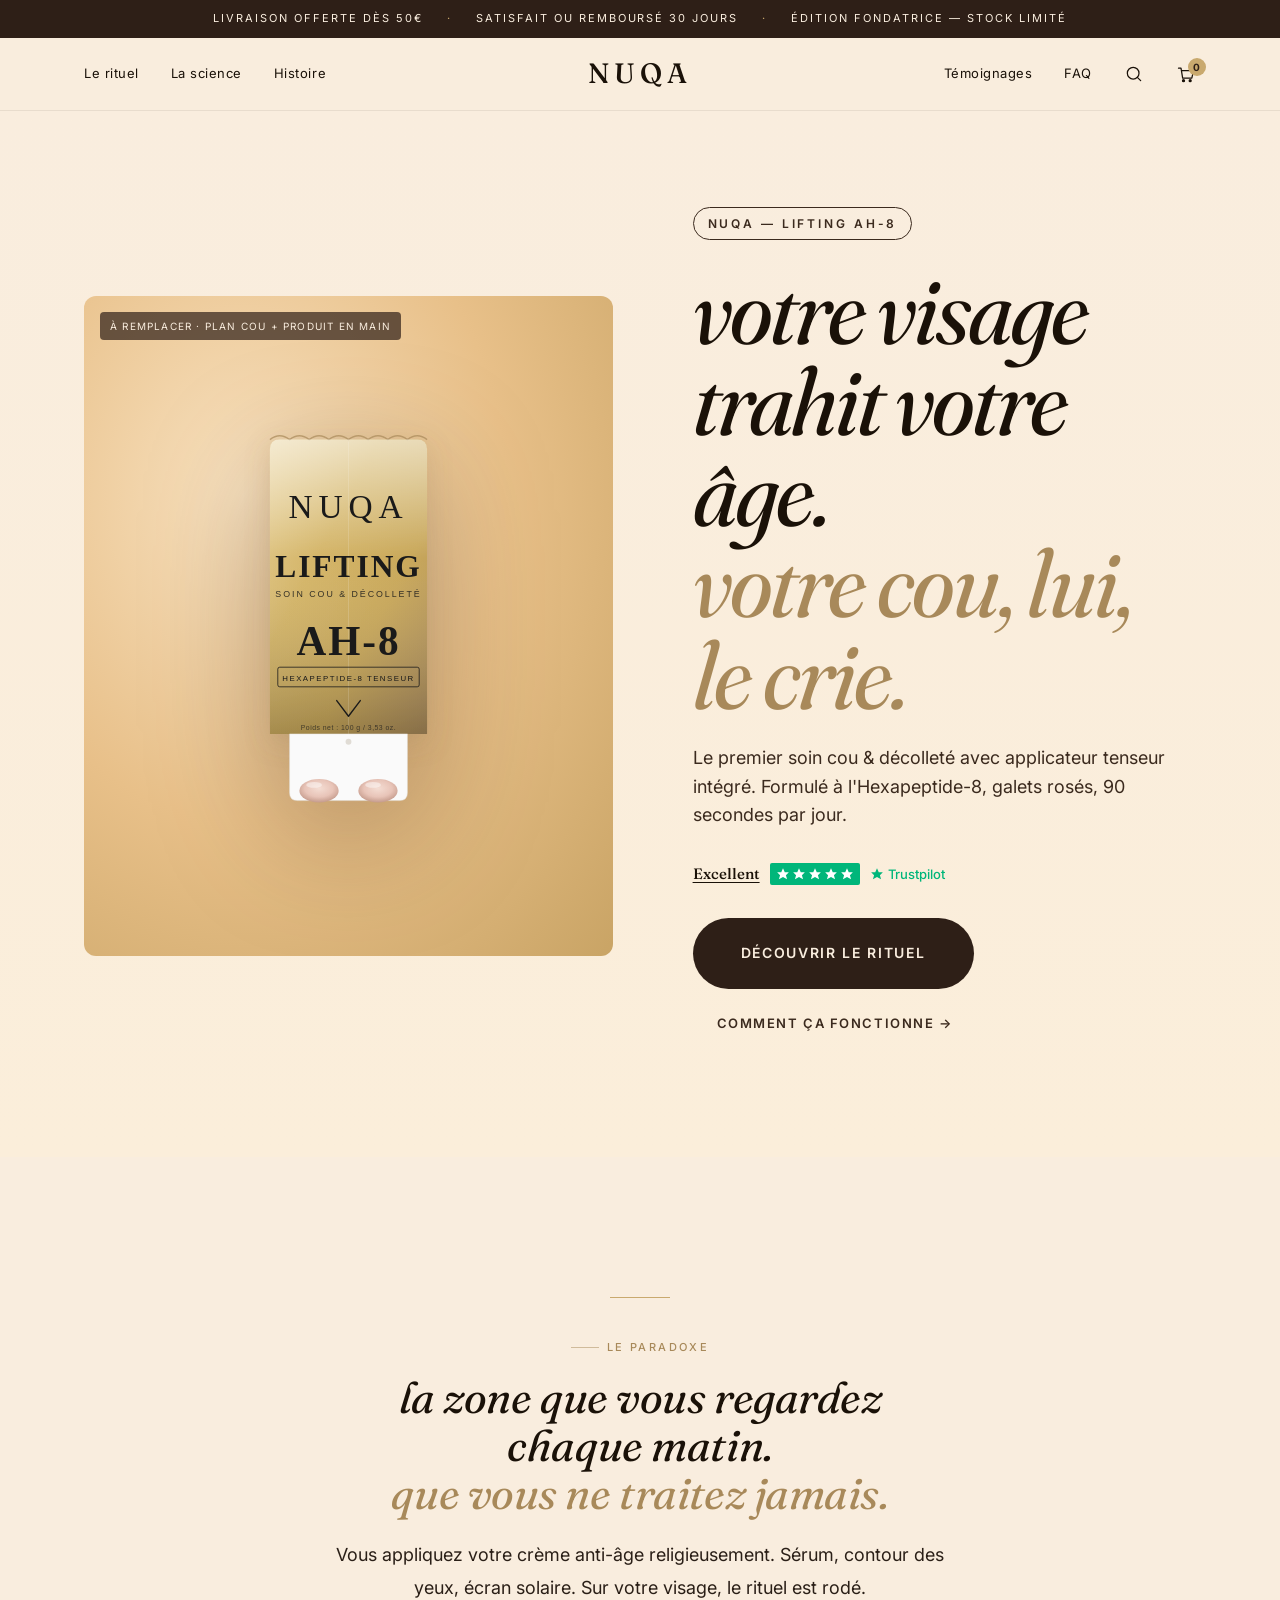
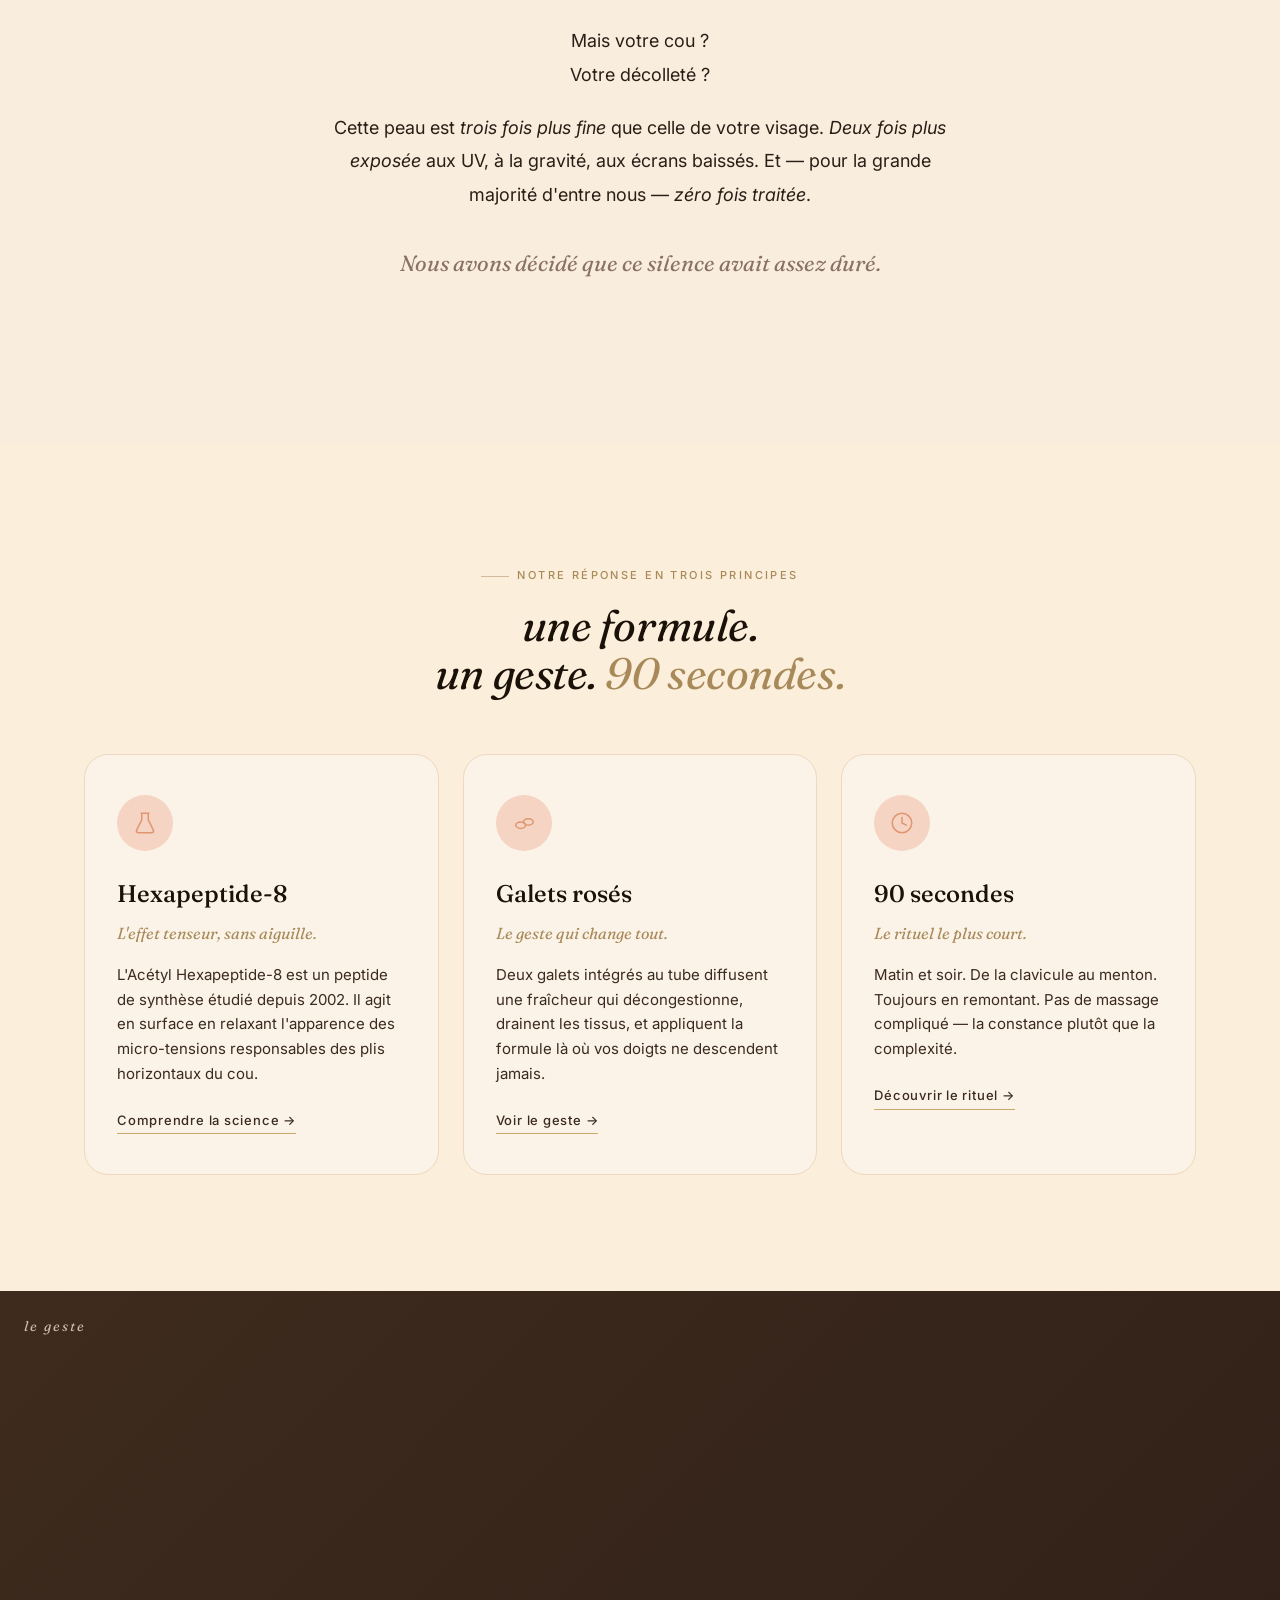
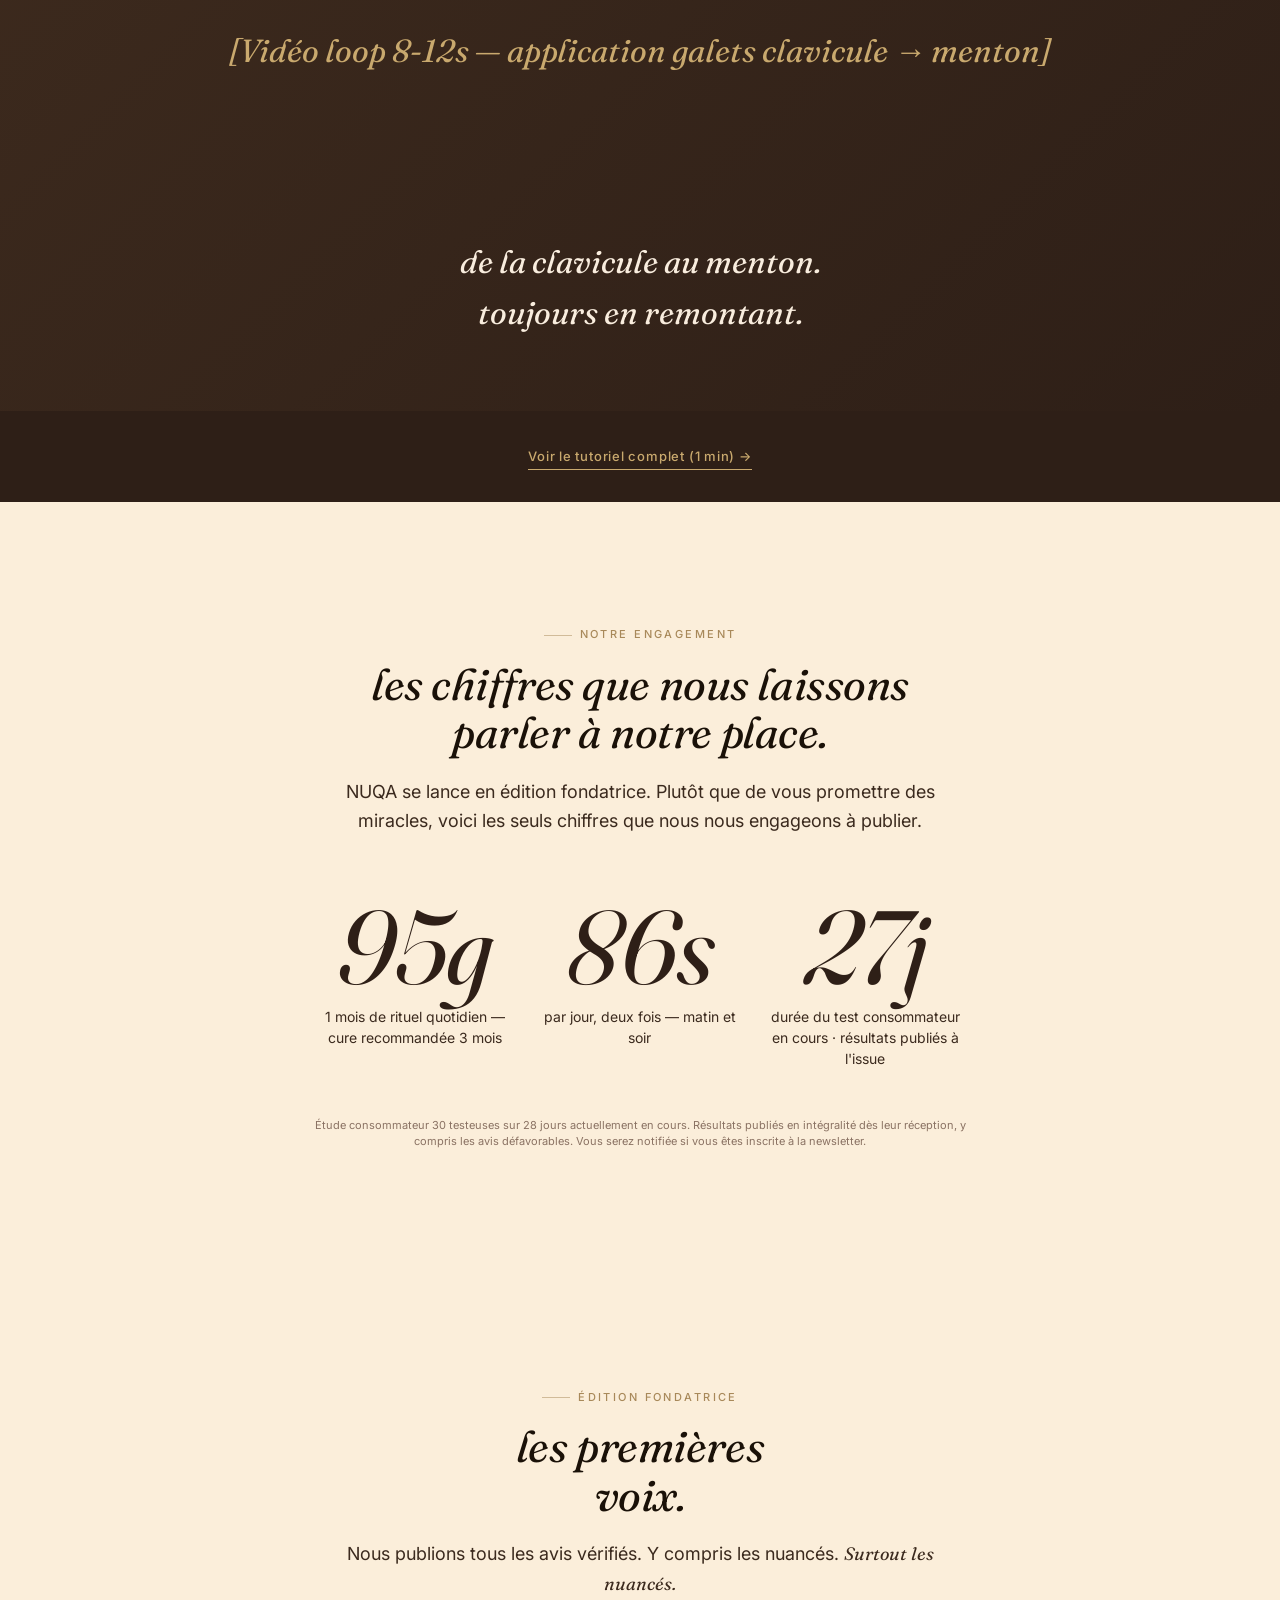
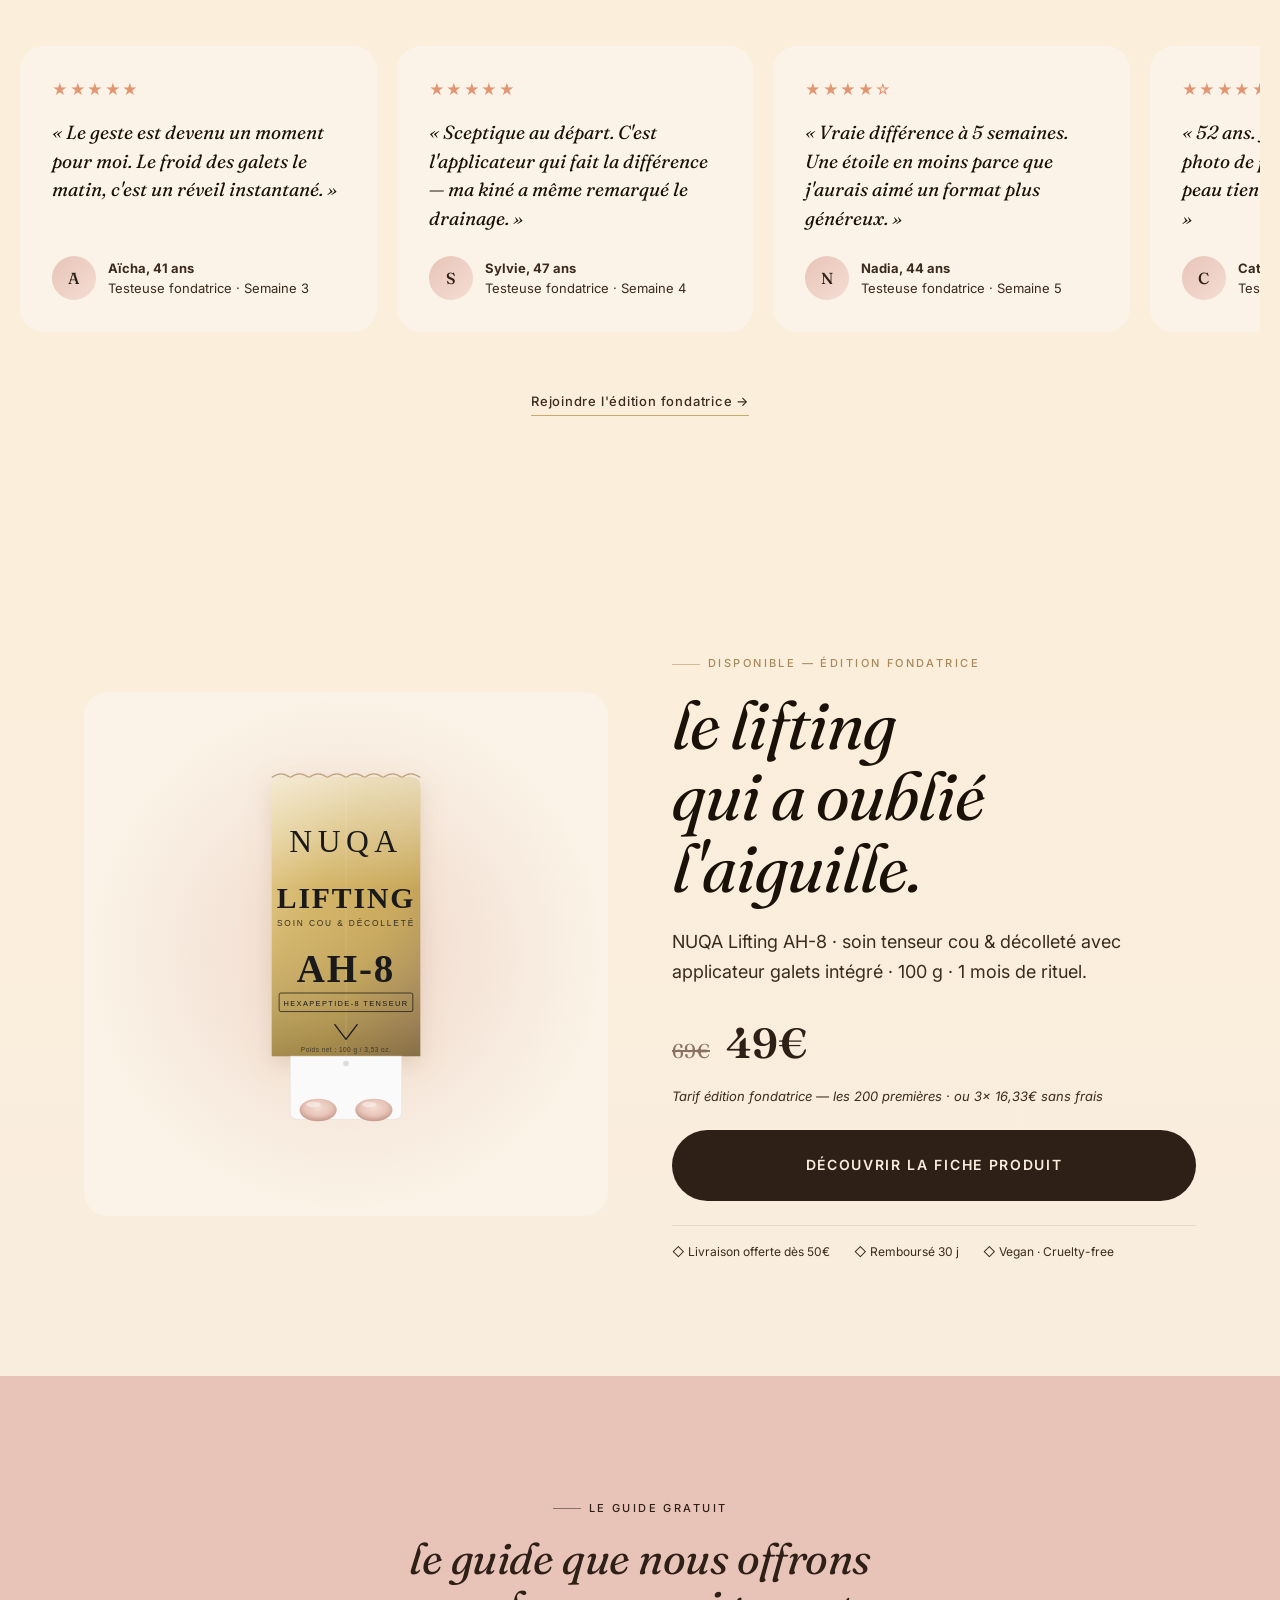
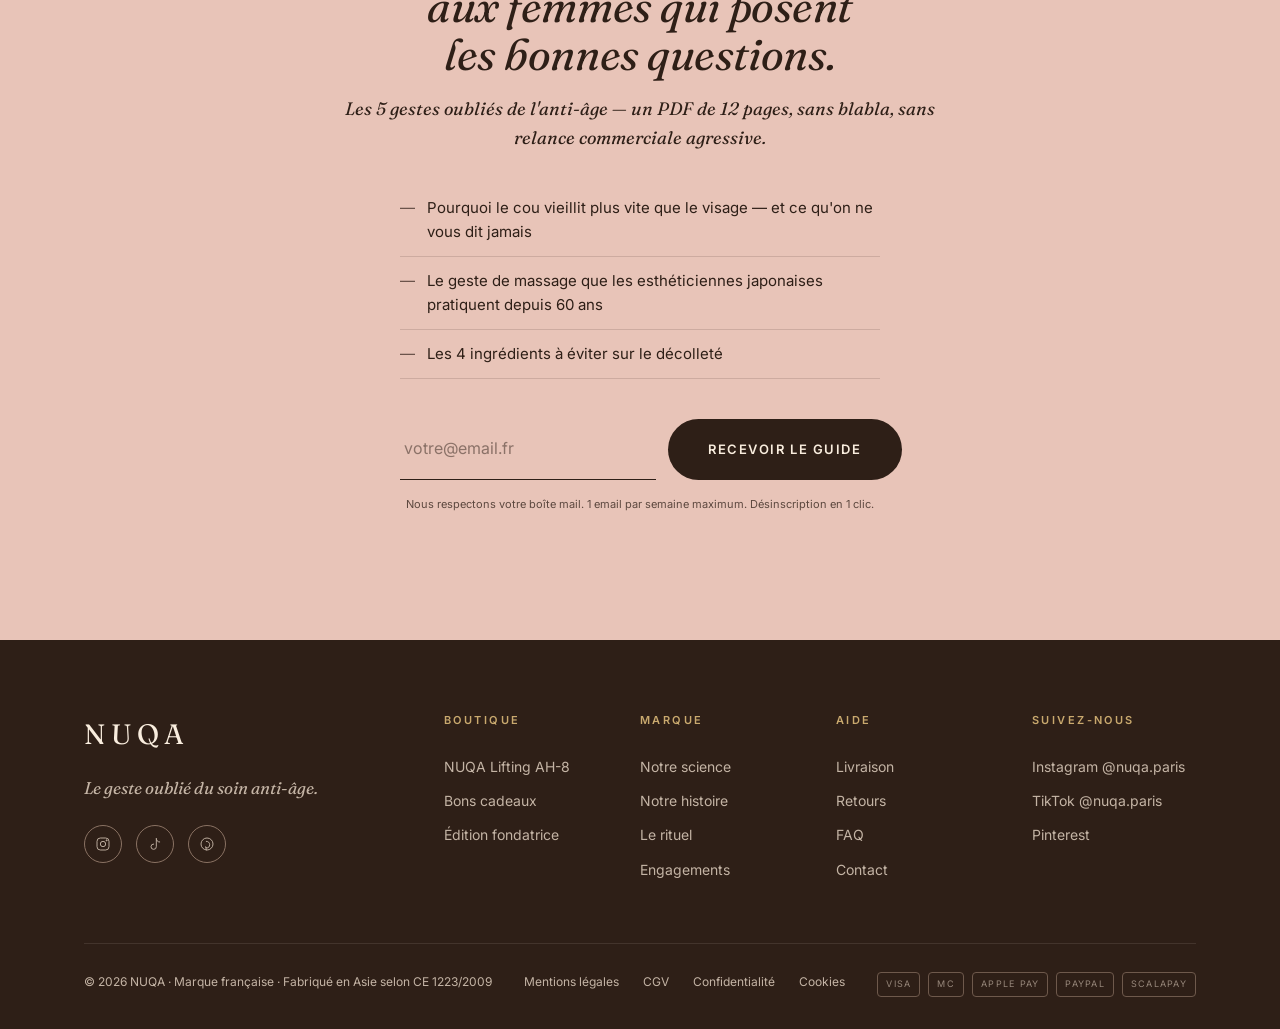
<file: storefront/index.html>
<!DOCTYPE html>
<html lang="fr">
<head>
  <meta charset="UTF-8" />
  <meta name="viewport" content="width=device-width, initial-scale=1, viewport-fit=cover" />
  <meta name="theme-color" content="#F9EDDE" />
  <title>NUQA — Le geste oublié du soin anti-âge</title>
  <meta name="description" content="NUQA Lifting AH-8 — le premier soin cou & décolleté avec applicateur galets intégré. Hexapeptide-8, 90 secondes par jour. Édition fondatrice." />
  <link rel="preconnect" href="https://fonts.googleapis.com" />
  <link rel="preconnect" href="https://fonts.gstatic.com" crossorigin />
  <link href="https://fonts.googleapis.com/css2?family=Fraunces:ital,opsz,wght@0,9..144,400;0,9..144,500;0,9..144,600;1,9..144,400;1,9..144,500;1,9..144,600&family=Inter:wght@400;500;600;700&display=swap" rel="stylesheet" />
  <link rel="stylesheet" href="assets/styles.css" />
  <link rel="icon" href="data:image/svg+xml,%3Csvg xmlns='http://www.w3.org/2000/svg' viewBox='0 0 16 16'%3E%3Cpath d='M3 4 L8 12 L13 4' fill='none' stroke='%23C9A96E' stroke-width='1.5'/%3E%3C/svg%3E" />
</head>
<body>

<!-- TOP BAR -->
<div class="topbar">
  <div class="topbar__inner">
    <span>Livraison offerte dès 50€</span>
    <span class="topbar__sep">·</span>
    <span>Satisfait ou remboursé 30 jours</span>
    <span class="topbar__sep">·</span>
    <span>Édition fondatrice — stock limité</span>
  </div>
</div>

<!-- HEADER -->
<header class="header">
  <div class="header__inner">
    <nav class="nav" aria-label="principale gauche">
      <a href="#rituel">Le rituel</a>
      <a href="#science">La science</a>
      <a href="#histoire">Histoire</a>
    </nav>
    <button class="burger" aria-label="Menu"><svg width="24" height="24"><use href="assets/icons.svg#i-burger"/></svg></button>
    <a href="/" class="header__logo">NUQA</a>
    <nav class="nav nav--right" aria-label="principale droite">
      <a href="#avis">Témoignages</a>
      <a href="product.html#faq">FAQ</a>
      <a href="#" aria-label="Recherche"><svg width="20" height="20"><use href="assets/icons.svg#i-search"/></svg></a>
      <a href="#" class="nav__icon" aria-label="Panier">
        <svg width="20" height="20"><use href="assets/icons.svg#i-cart"/></svg>
        <span class="cart-count">0</span>
      </a>
    </nav>
    <div class="header__icons">
      <a href="#" aria-label="Recherche"><svg width="22" height="22"><use href="assets/icons.svg#i-search"/></svg></a>
      <a href="#" class="nav__icon" aria-label="Panier"><svg width="22" height="22"><use href="assets/icons.svg#i-cart"/></svg><span class="cart-count">0</span></a>
    </div>
  </div>
</header>

<!-- HERO -->
<section class="hero">
  <div class="container">
    <div class="hero__grid">
      <div class="hero__visual">
        <span class="hero__placeholder-label">À remplacer · plan cou + produit en main</span>
        <img class="hero__product" src="assets/product.svg" alt="NUQA Lifting AH-8" />
      </div>
      <div class="hero__content">
        <span class="hero__product-name">NUQA — Lifting AH-8</span>
        <h1 class="h-display hero__display">votre visage<br />trahit votre âge.<br /><span style="color:var(--gold-deep)">votre cou, lui, le crie.</span></h1>
        <p class="hero__sub">Le premier soin cou &amp; décolleté avec applicateur tenseur intégré. Formulé à l'Hexapeptide-8, galets rosés, 90 secondes par jour.</p>
        <div class="hero__trust-row">
          <div class="trustpilot">
            <span class="trustpilot__label">Excellent</span>
            <span class="trustpilot__stars">
              <svg><use href="assets/icons.svg#i-star"/></svg><svg><use href="assets/icons.svg#i-star"/></svg><svg><use href="assets/icons.svg#i-star"/></svg><svg><use href="assets/icons.svg#i-star"/></svg><svg><use href="assets/icons.svg#i-star"/></svg>
            </span>
            <span class="trustpilot__brand"><svg><use href="assets/icons.svg#i-star"/></svg>Trustpilot</span>
          </div>
        </div>
        <div class="hero__ctas">
          <a href="product.html" class="btn btn-primary btn-lg">Découvrir le rituel</a>
          <a href="#science" class="btn btn-ghost">Comment ça fonctionne →</a>
        </div>
      </div>
    </div>
  </div>
</section>

<!-- PROBLEM -->
<section class="problem">
  <div class="container container--narrow">
    <div class="problem__rule"></div>
    <p class="eyebrow eyebrow--gold">Le paradoxe</p>
    <h2 class="h2 h2--italic problem__title">la zone que vous regardez chaque matin.<br /><span style="color:var(--gold-deep)">que vous ne traitez jamais.</span></h2>
    <div class="problem__body">
      <p>Vous appliquez votre crème anti-âge religieusement. Sérum, contour des yeux, écran solaire. Sur votre visage, le rituel est rodé.</p>
      <p>Mais votre cou ?<br />Votre décolleté ?</p>
      <p>Cette peau est <em>trois fois plus fine</em> que celle de votre visage. <em>Deux fois plus exposée</em> aux UV, à la gravité, aux écrans baissés. Et — pour la grande majorité d'entre nous — <em>zéro fois traitée</em>.</p>
      <p>Nous avons décidé que ce silence avait assez duré.</p>
    </div>
  </div>
</section>

<!-- 3 PILLARS -->
<section class="section pillars" id="science">
  <div class="container">
    <div class="pillars__head" data-reveal>
      <p class="eyebrow eyebrow--gold">Notre réponse en trois principes</p>
      <h2 class="h2 h2--italic">une formule.<br />un geste. <span style="color:var(--gold-deep)">90 secondes.</span></h2>
    </div>
    <div class="pillars__grid">
      <article class="pillar" data-reveal>
        <span class="pillar__icon-wrap"><svg><use href="assets/icons.svg#i-flask"/></svg></span>
        <h3 class="pillar__title">Hexapeptide-8</h3>
        <p class="pillar__sub">L'effet tenseur, sans aiguille.</p>
        <p class="pillar__text">L'Acétyl Hexapeptide-8 est un peptide de synthèse étudié depuis 2002. Il agit en surface en relaxant l'apparence des micro-tensions responsables des plis horizontaux du cou.</p>
        <a href="#" class="link">Comprendre la science →</a>
      </article>
      <article class="pillar" data-reveal>
        <span class="pillar__icon-wrap"><svg><use href="assets/icons.svg#i-pebble"/></svg></span>
        <h3 class="pillar__title">Galets rosés</h3>
        <p class="pillar__sub">Le geste qui change tout.</p>
        <p class="pillar__text">Deux galets intégrés au tube diffusent une fraîcheur qui décongestionne, drainent les tissus, et appliquent la formule là où vos doigts ne descendent jamais.</p>
        <a href="#rituel" class="link">Voir le geste →</a>
      </article>
      <article class="pillar" data-reveal>
        <span class="pillar__icon-wrap"><svg><use href="assets/icons.svg#i-clock"/></svg></span>
        <h3 class="pillar__title">90 secondes</h3>
        <p class="pillar__sub">Le rituel le plus court.</p>
        <p class="pillar__text">Matin et soir. De la clavicule au menton. Toujours en remontant. Pas de massage compliqué — la constance plutôt que la complexité.</p>
        <a href="#rituel" class="link">Découvrir le rituel →</a>
      </article>
    </div>
  </div>
</section>

<!-- VIDEO -->
<section class="video-section" id="rituel">
  <div class="video-section__inner">
    <span class="video-section__overlay-top">le geste</span>
    <p class="video-section__placeholder">[Vidéo loop 8-12s — application galets clavicule → menton]</p>
    <p class="video-section__caption">de la clavicule au menton.<br /><em>toujours en remontant.</em></p>
  </div>
  <div class="video-section__cta">
    <a href="#" class="link" style="color:var(--gold); border-color:var(--gold)">Voir le tutoriel complet (1 min) →</a>
  </div>
</section>

<!-- KEY NUMBERS -->
<section class="section results">
  <div class="container container--narrow">
    <div class="results__head" data-reveal>
      <p class="eyebrow eyebrow--gold">Notre engagement</p>
      <h2 class="h2 h2--italic">les chiffres que nous laissons<br />parler à notre place.</h2>
      <p class="lead lead--center">NUQA se lance en édition fondatrice. Plutôt que de vous promettre des miracles, voici les seuls chiffres que nous nous engageons à publier.</p>
    </div>
    <div class="results__grid">
      <div class="stat" data-reveal>
        <p class="stat__num">100<span style="font-size:0.5em">g</span></p>
        <p class="stat__label">1 mois de rituel quotidien — cure recommandée 3 mois</p>
      </div>
      <div class="stat" data-reveal>
        <p class="stat__num">90<span style="font-size:0.4em">s</span></p>
        <p class="stat__label">par jour, deux fois — matin et soir</p>
      </div>
      <div class="stat" data-reveal>
        <p class="stat__num">28<span style="font-size:0.4em">j</span></p>
        <p class="stat__label">durée du test consommateur en cours · résultats publiés à l'issue</p>
      </div>
    </div>
    <p class="fineprint results__note">Étude consommateur 30 testeuses sur 28 jours actuellement en cours. Résultats publiés en intégralité dès leur réception, y compris les avis défavorables. Vous serez notifiée si vous êtes inscrite à la newsletter.</p>
  </div>
</section>

<!-- TESTIMONIALS -->
<section class="section testimonials" id="avis">
  <div class="container">
    <div class="testimonials__head" data-reveal>
      <p class="eyebrow eyebrow--gold">Édition fondatrice</p>
      <h2 class="h2 h2--italic">les premières<br />voix.</h2>
      <p class="lead lead--center">Nous publions tous les avis vérifiés. Y compris les nuancés. <span class="italic">Surtout les nuancés.</span></p>
    </div>
    <div class="testimonials__scroller">
      <article class="testimonial">
        <div class="testimonial__stars">★★★★★</div>
        <blockquote class="testimonial__quote">« Le geste est devenu un moment pour moi. Le froid des galets le matin, c'est un réveil instantané. »</blockquote>
        <div class="testimonial__meta">
          <span class="testimonial__avatar">A</span>
          <div><strong>Aïcha, 41 ans</strong><br /><span>Testeuse fondatrice · Semaine 3</span></div>
        </div>
      </article>
      <article class="testimonial">
        <div class="testimonial__stars">★★★★★</div>
        <blockquote class="testimonial__quote">« Sceptique au départ. C'est l'applicateur qui fait la différence — ma kiné a même remarqué le drainage. »</blockquote>
        <div class="testimonial__meta">
          <span class="testimonial__avatar">S</span>
          <div><strong>Sylvie, 47 ans</strong><br /><span>Testeuse fondatrice · Semaine 4</span></div>
        </div>
      </article>
      <article class="testimonial">
        <div class="testimonial__stars">★★★★☆</div>
        <blockquote class="testimonial__quote">« Vraie différence à 5 semaines. Une étoile en moins parce que j'aurais aimé un format plus généreux. »</blockquote>
        <div class="testimonial__meta">
          <span class="testimonial__avatar">N</span>
          <div><strong>Nadia, 44 ans</strong><br /><span>Testeuse fondatrice · Semaine 5</span></div>
        </div>
      </article>
      <article class="testimonial">
        <div class="testimonial__stars">★★★★★</div>
        <blockquote class="testimonial__quote">« 52 ans. J'ai toujours détesté la photo de profil. Trois semaines, ma peau tient. Elle ne pendouille plus. »</blockquote>
        <div class="testimonial__meta">
          <span class="testimonial__avatar">C</span>
          <div><strong>Catherine, 52 ans</strong><br /><span>Testeuse fondatrice · Semaine 3</span></div>
        </div>
      </article>
    </div>
    <div class="testimonials__cta">
      <a href="product.html" class="link">Rejoindre l'édition fondatrice →</a>
    </div>
  </div>
</section>

<!-- SHOP BLOCK -->
<section class="section shop-block" id="produit">
  <div class="container">
    <div class="shop-block__grid">
      <div class="shop-block__visual">
        <img class="shop-block__product" src="assets/product.svg" alt="NUQA Lifting AH-8" />
      </div>
      <div>
        <p class="eyebrow eyebrow--gold">Disponible — édition fondatrice</p>
        <h2 class="h1 h1--italic">le lifting<br />qui a oublié<br />l'aiguille.</h2>
        <p class="lead">NUQA Lifting AH-8 · soin tenseur cou &amp; décolleté avec applicateur galets intégré · 100 g · 1 mois de rituel.</p>
        <div style="display:flex; align-items:baseline; gap:16px; margin:24px 0 8px; font-family:var(--font-display);">
          <span style="font-size:20px; color:var(--taupe); text-decoration:line-through">69€</span>
          <span style="font-size:42px; color:var(--brown-cta); font-weight:600">49€</span>
        </div>
        <p style="font-size:13px; color:var(--brown-warm); font-style:italic; margin:0 0 24px">Tarif édition fondatrice — les 200 premières · ou 3× 16,33€ sans frais</p>
        <div class="shop-block__ctas">
          <a href="product.html" class="btn btn-primary btn-lg btn-block">Découvrir la fiche produit</a>
        </div>
        <div style="display:flex; flex-wrap:wrap; gap:12px 24px; font-size:12px; color:var(--brown-warm); padding-top:16px; border-top:1px solid var(--line);">
          <span>◇ Livraison offerte dès 50€</span>
          <span>◇ Remboursé 30 j</span>
          <span>◇ Vegan · Cruelty-free</span>
        </div>
      </div>
    </div>
  </div>
</section>

<!-- NEWSLETTER -->
<section class="section newsletter">
  <div class="container">
    <div class="newsletter__inner">
      <p class="eyebrow" style="color:var(--brown-cta)">Le guide gratuit</p>
      <h2 class="h2 h2--italic newsletter__title">le guide que nous offrons<br />aux femmes qui posent<br />les bonnes questions.</h2>
      <p class="newsletter__sub">Les 5 gestes oubliés de l'anti-âge — un PDF de 12 pages, sans blabla, sans relance commerciale agressive.</p>
      <ul class="newsletter__list">
        <li>Pourquoi le cou vieillit plus vite que le visage — et ce qu'on ne vous dit jamais</li>
        <li>Le geste de massage que les esthéticiennes japonaises pratiquent depuis 60 ans</li>
        <li>Les 4 ingrédients à éviter sur le décolleté</li>
      </ul>
      <form class="newsletter__form" onsubmit="event.preventDefault(); this.querySelector('button').textContent='Merci. Vérifiez vos emails.';">
        <input type="email" required placeholder="votre@email.fr" class="newsletter__input" aria-label="Email" />
        <button type="submit" class="btn btn-primary">Recevoir le guide</button>
      </form>
      <p class="newsletter__legal">Nous respectons votre boîte mail. 1 email par semaine maximum. Désinscription en 1 clic.</p>
    </div>
  </div>
</section>

<!-- FOOTER -->
<footer class="footer">
  <div class="container">
    <div class="footer__grid">
      <div>
        <div class="footer__logo">NUQA</div>
        <p class="footer__tagline">Le geste oublié du soin anti-âge.</p>
        <div class="footer__social">
          <a href="#" aria-label="Instagram"><svg width="16" height="16"><use href="assets/icons.svg#i-instagram"/></svg></a>
          <a href="#" aria-label="TikTok"><svg width="16" height="16"><use href="assets/icons.svg#i-tiktok"/></svg></a>
          <a href="#" aria-label="Pinterest"><svg width="16" height="16"><use href="assets/icons.svg#i-pinterest"/></svg></a>
        </div>
      </div>
      <div>
        <h4 class="footer__heading">Boutique</h4>
        <ul class="footer__list">
          <li><a href="product.html">NUQA Lifting AH-8</a></li>
          <li><a href="#">Bons cadeaux</a></li>
          <li><a href="#">Édition fondatrice</a></li>
        </ul>
      </div>
      <div>
        <h4 class="footer__heading">Marque</h4>
        <ul class="footer__list">
          <li><a href="#science">Notre science</a></li>
          <li><a href="#">Notre histoire</a></li>
          <li><a href="#rituel">Le rituel</a></li>
          <li><a href="#">Engagements</a></li>
        </ul>
      </div>
      <div>
        <h4 class="footer__heading">Aide</h4>
        <ul class="footer__list">
          <li><a href="#">Livraison</a></li>
          <li><a href="#">Retours</a></li>
          <li><a href="product.html#faq">FAQ</a></li>
          <li><a href="#">Contact</a></li>
        </ul>
      </div>
      <div>
        <h4 class="footer__heading">Suivez-nous</h4>
        <ul class="footer__list">
          <li><a href="#">Instagram @nuqa.paris</a></li>
          <li><a href="#">TikTok @nuqa.paris</a></li>
          <li><a href="#">Pinterest</a></li>
        </ul>
      </div>
    </div>
    <div class="footer__bottom">
      <div>© 2026 NUQA · Marque française · Fabriqué en Asie selon CE 1223/2009</div>
      <div class="footer__legal-links">
        <a href="#">Mentions légales</a>
        <a href="#">CGV</a>
        <a href="#">Confidentialité</a>
        <a href="#">Cookies</a>
      </div>
      <div class="footer__payments">
        <span>Visa</span><span>MC</span><span>Apple Pay</span><span>PayPal</span><span>Scalapay</span>
      </div>
    </div>
  </div>
</footer>

<!-- Mobile sticky CTA -->
<div class="sticky-cta" id="stickyCta">
  <div>
    <span class="sticky-cta__price-old">69€</span>
    <span class="sticky-cta__price">49€</span>
  </div>
  <a href="product.html" class="btn btn-primary">Voir le produit</a>
</div>

<script src="assets/app.js" defer></script>
</body>
</html>
</file>
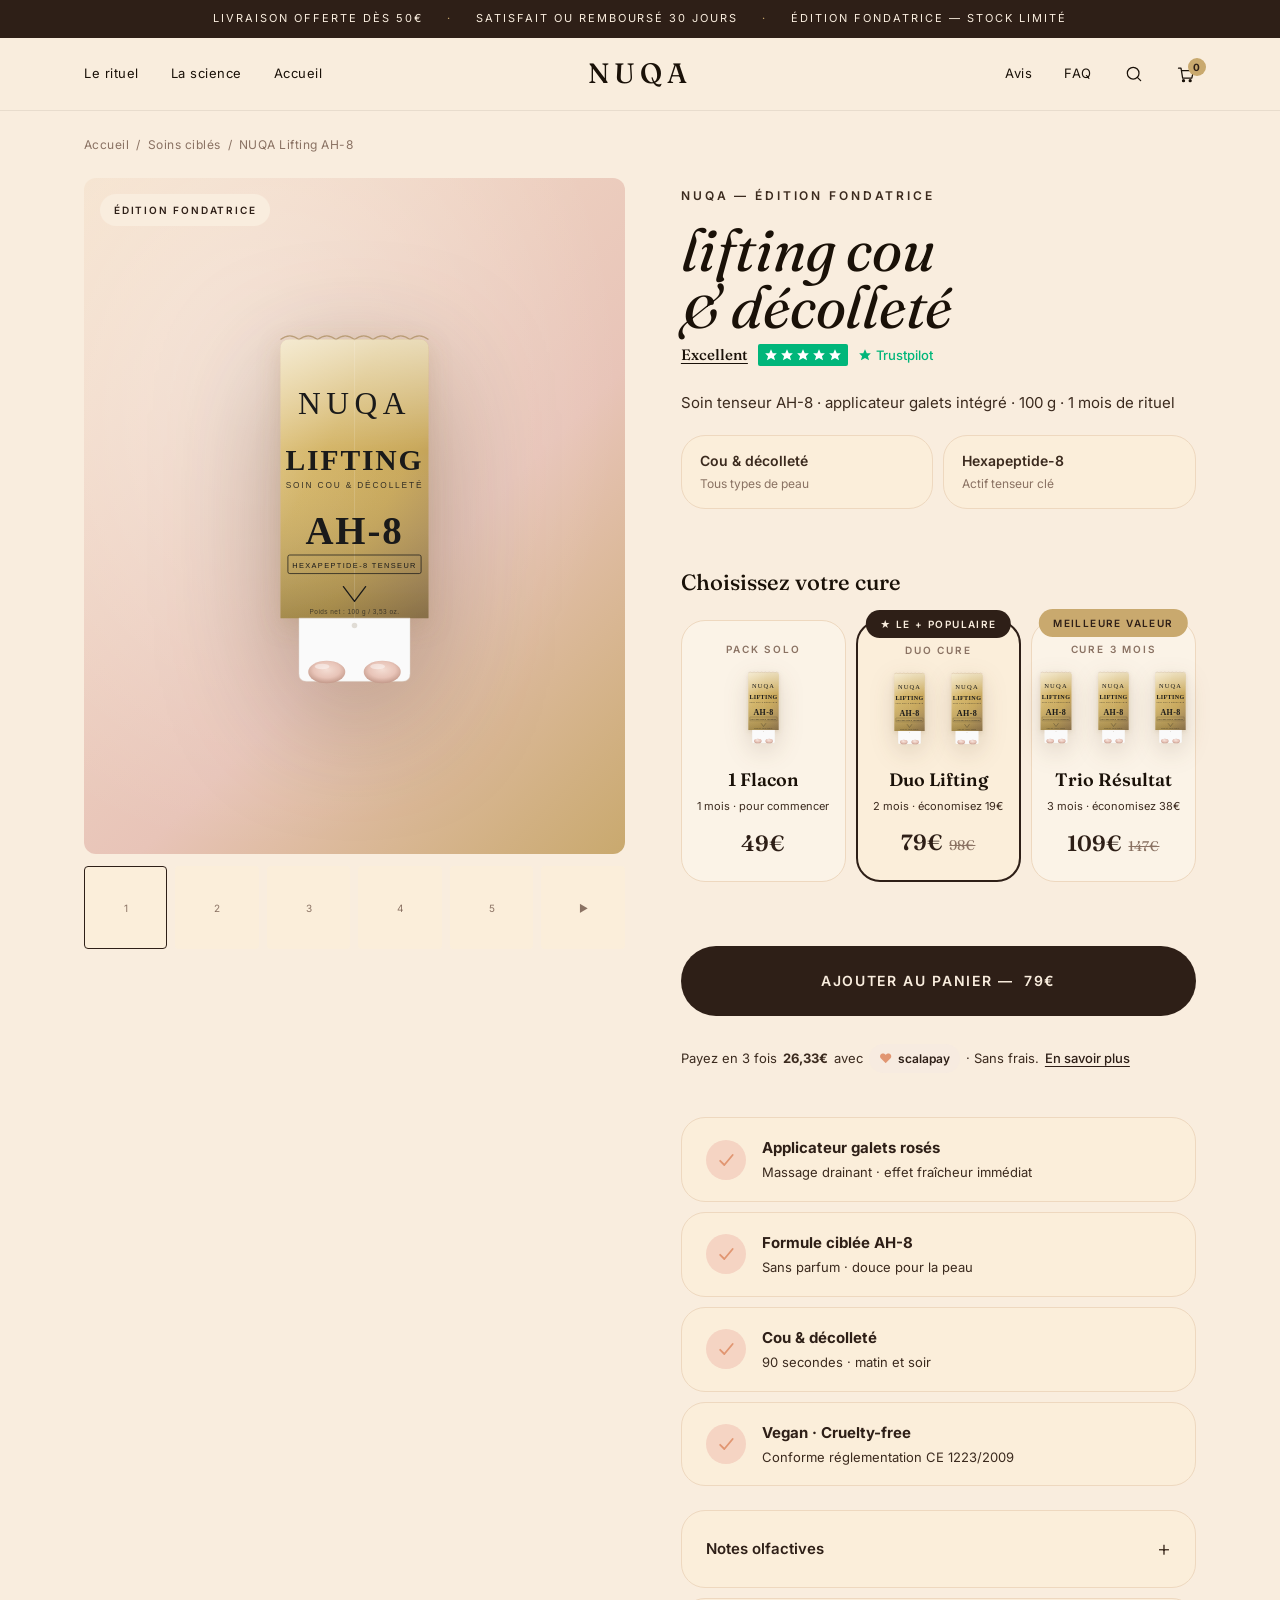
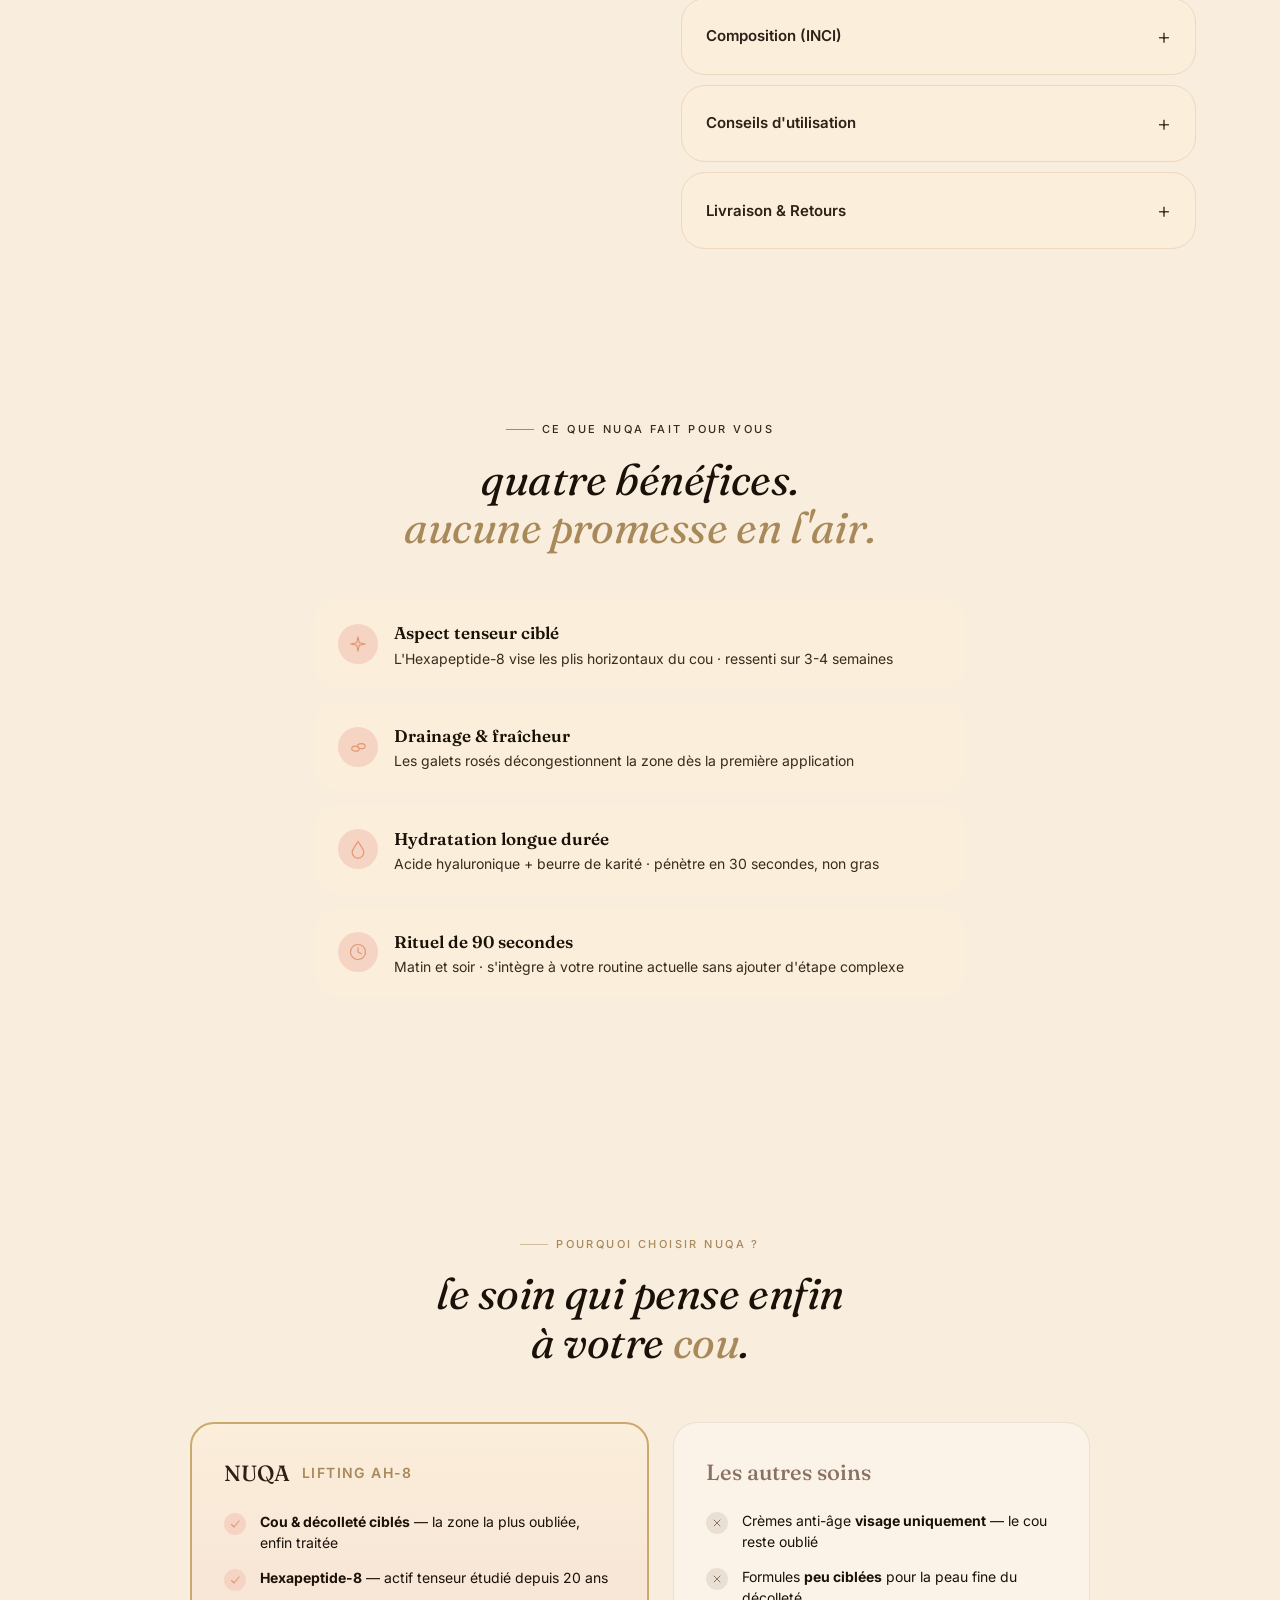
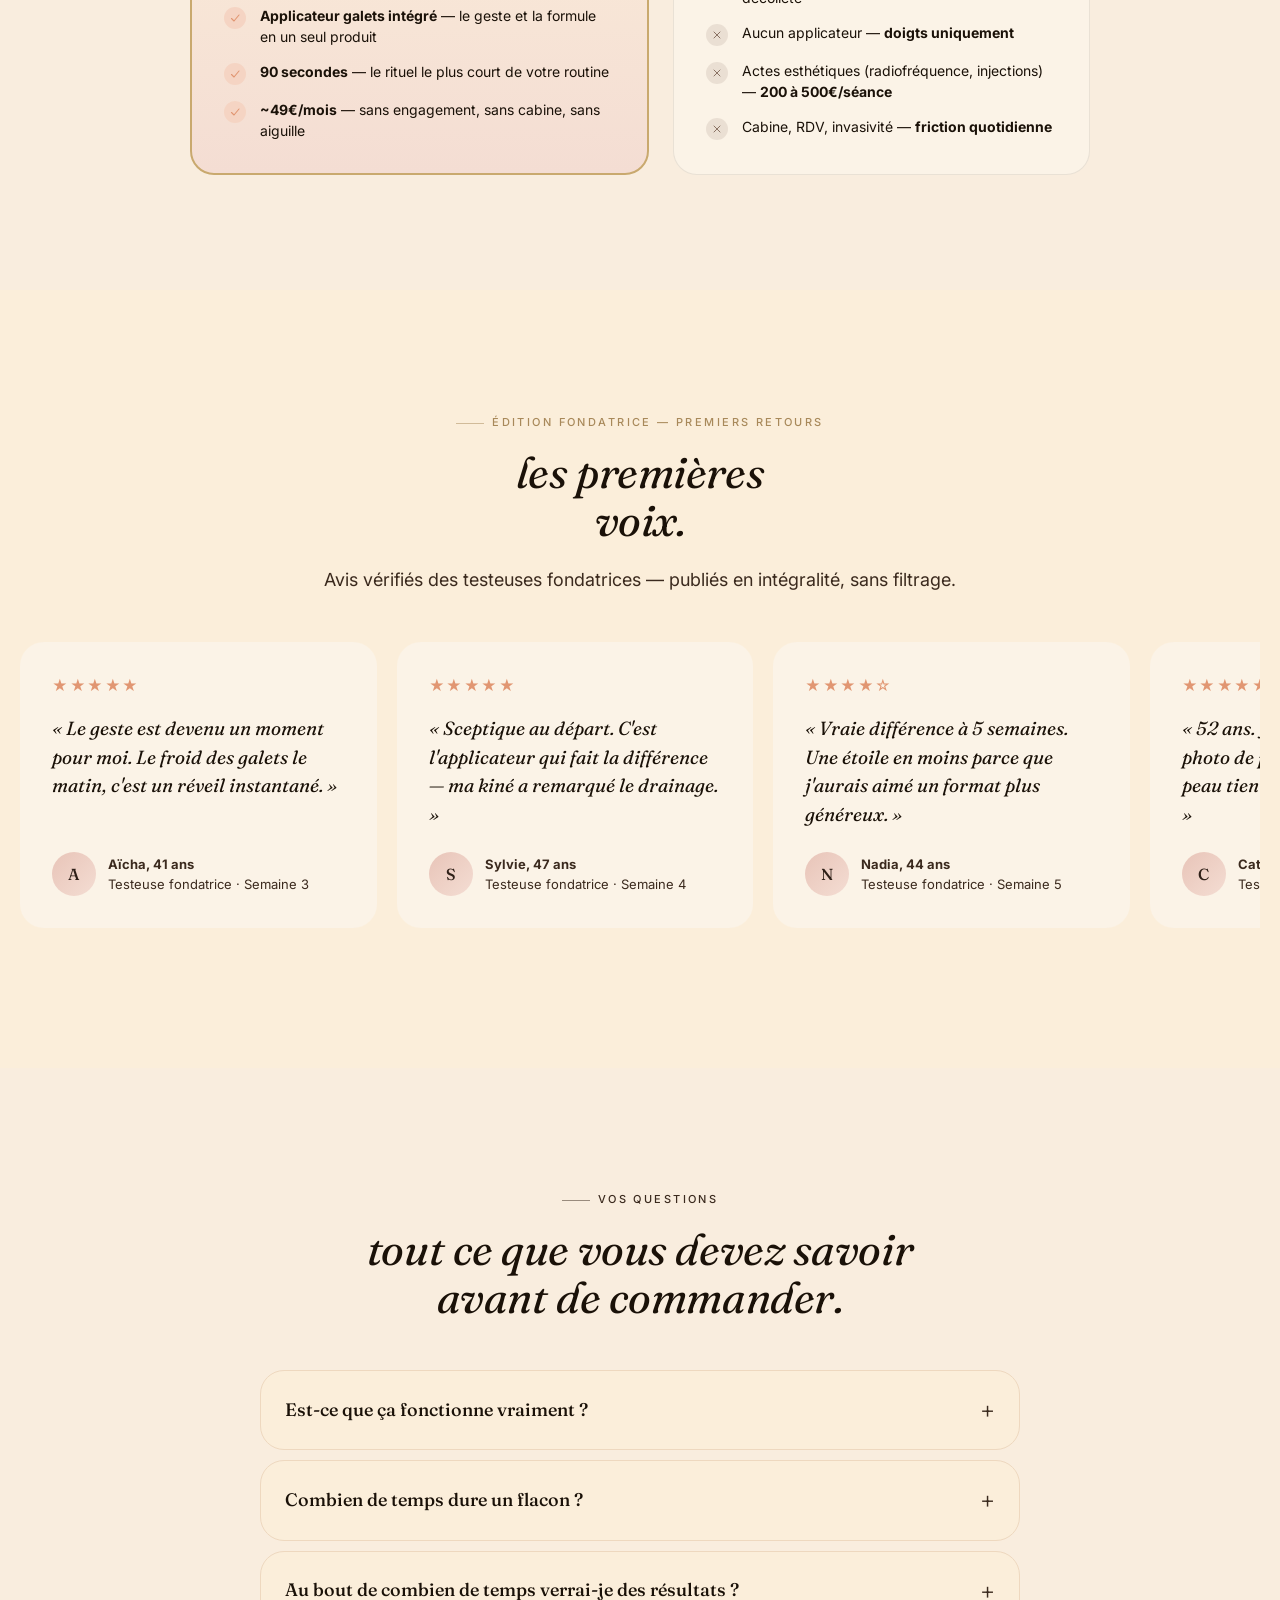
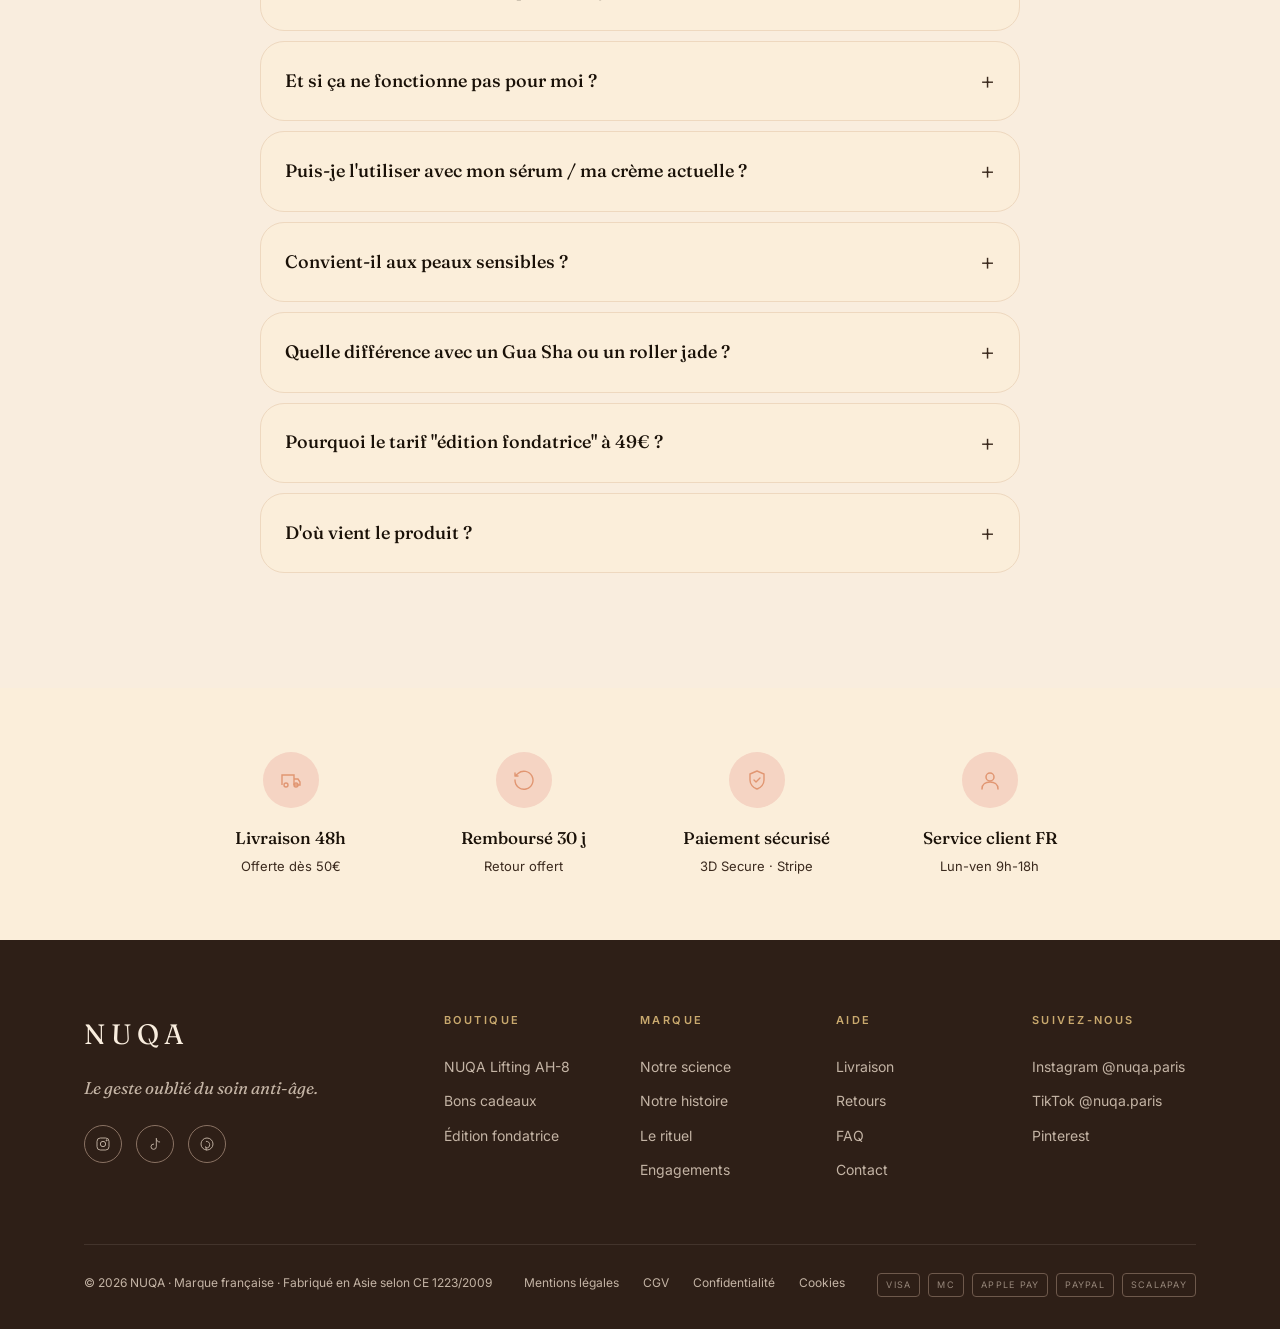
<file: storefront/product.html>
<!DOCTYPE html>
<html lang="fr">
<head>
  <meta charset="UTF-8" />
  <meta name="viewport" content="width=device-width, initial-scale=1, viewport-fit=cover" />
  <meta name="theme-color" content="#F9EDDE" />
  <title>NUQA Lifting AH-8 — Soin tenseur cou & décolleté avec applicateur galets</title>
  <meta name="description" content="Soin tenseur cou & décolleté à l'Hexapeptide-8 avec applicateur galets intégré. Édition fondatrice 49€. 100 g — 1 mois de rituel." />
  <link rel="preconnect" href="https://fonts.googleapis.com" />
  <link rel="preconnect" href="https://fonts.gstatic.com" crossorigin />
  <link href="https://fonts.googleapis.com/css2?family=Fraunces:ital,opsz,wght@0,9..144,400;0,9..144,500;0,9..144,600;1,9..144,400;1,9..144,500;1,9..144,600&family=Inter:wght@400;500;600;700&display=swap" rel="stylesheet" />
  <link rel="stylesheet" href="assets/styles.css" />
  <link rel="icon" href="data:image/svg+xml,%3Csvg xmlns='http://www.w3.org/2000/svg' viewBox='0 0 16 16'%3E%3Cpath d='M3 4 L8 12 L13 4' fill='none' stroke='%23C9A96E' stroke-width='1.5'/%3E%3C/svg%3E" />
</head>
<body>

<div class="topbar">
  <div class="topbar__inner">
    <span>Livraison offerte dès 50€</span>
    <span class="topbar__sep">·</span>
    <span>Satisfait ou remboursé 30 jours</span>
    <span class="topbar__sep">·</span>
    <span>Édition fondatrice — stock limité</span>
  </div>
</div>

<header class="header">
  <div class="header__inner">
    <nav class="nav" aria-label="principale gauche">
      <a href="index.html#rituel">Le rituel</a>
      <a href="index.html#science">La science</a>
      <a href="index.html">Accueil</a>
    </nav>
    <button class="burger" aria-label="Menu"><svg width="24" height="24"><use href="assets/icons.svg#i-burger"/></svg></button>
    <a href="index.html" class="header__logo">NUQA</a>
    <nav class="nav nav--right" aria-label="principale droite">
      <a href="#avis">Avis</a>
      <a href="#faq">FAQ</a>
      <a href="#" aria-label="Recherche"><svg width="20" height="20"><use href="assets/icons.svg#i-search"/></svg></a>
      <a href="#" class="nav__icon" aria-label="Panier">
        <svg width="20" height="20"><use href="assets/icons.svg#i-cart"/></svg>
        <span class="cart-count">0</span>
      </a>
    </nav>
    <div class="header__icons">
      <a href="#" aria-label="Recherche"><svg width="22" height="22"><use href="assets/icons.svg#i-search"/></svg></a>
      <a href="#" class="nav__icon" aria-label="Panier"><svg width="22" height="22"><use href="assets/icons.svg#i-cart"/></svg><span class="cart-count">0</span></a>
    </div>
  </div>
</header>

<section class="pdp">
  <div class="container">
    <nav class="pdp__breadcrumb" aria-label="Fil d'ariane">
      <a href="index.html">Accueil</a> &nbsp;/&nbsp; <a href="#">Soins ciblés</a> &nbsp;/&nbsp; <span>NUQA Lifting AH-8</span>
    </nav>

    <div class="pdp__grid">
      <div class="gallery">
        <div class="gallery__main" id="galleryMain">
          <span class="gallery__badge">Édition fondatrice</span>
          <img src="assets/product.svg" alt="NUQA Lifting AH-8 — packshot principal" id="galleryMainImg" />
        </div>
        <div class="gallery__thumbs" id="galleryThumbs">
          <button class="gallery__thumb is-active" aria-label="Vue 1 — Packshot">1</button>
          <button class="gallery__thumb" aria-label="Vue 2 — Échelle main">2</button>
          <button class="gallery__thumb" aria-label="Vue 3 — Application cou">3</button>
          <button class="gallery__thumb" aria-label="Vue 4 — Macro galets">4</button>
          <button class="gallery__thumb" aria-label="Vue 5 — Texture crème">5</button>
          <button class="gallery__thumb" aria-label="Vue 6 — Vidéo geste">▶</button>
        </div>
      </div>

      <aside class="buy" id="buy">
        <p class="buy__product-name">NUQA — Édition fondatrice</p>
        <h1 class="buy__title">lifting cou<br />&amp; décolleté</h1>

        <div class="buy__trust-row">
          <div class="trustpilot">
            <span class="trustpilot__label">Excellent</span>
            <span class="trustpilot__stars">
              <svg><use href="assets/icons.svg#i-star"/></svg><svg><use href="assets/icons.svg#i-star"/></svg><svg><use href="assets/icons.svg#i-star"/></svg><svg><use href="assets/icons.svg#i-star"/></svg><svg><use href="assets/icons.svg#i-star"/></svg>
            </span>
            <span class="trustpilot__brand"><svg><use href="assets/icons.svg#i-star"/></svg>Trustpilot</span>
          </div>
        </div>

        <p class="buy__sub">Soin tenseur AH-8 · applicateur galets intégré · 100 g · 1 mois de rituel</p>

        <div class="buy__tags">
          <div class="buy__tag">
            <span class="buy__tag-title">Cou &amp; décolleté</span>
            <span class="buy__tag-sub">Tous types de peau</span>
          </div>
          <div class="buy__tag">
            <span class="buy__tag-title">Hexapeptide-8</span>
            <span class="buy__tag-sub">Actif tenseur clé</span>
          </div>
        </div>

        <div class="bundles">
          <p class="bundles__label">Choisissez votre cure</p>
          <div class="bundles__grid" role="radiogroup" aria-label="Choix de la cure">
            <label class="bundle" data-bundle="solo" data-price="49">
              <input type="radio" name="bundle" value="solo" />
              <span class="bundle__label">Pack solo</span>
              <span class="bundle__viz"><img src="assets/product.svg" alt="1 flacon" /></span>
              <span class="bundle__name">1 Flacon</span>
              <span class="bundle__save">1 mois · pour commencer</span>
              <span class="bundle__price">49€</span>
            </label>
            <label class="bundle is-active" data-bundle="duo" data-price="79">
              <input type="radio" name="bundle" value="duo" checked />
              <span class="bundle__flag">★ Le + populaire</span>
              <span class="bundle__label">Duo cure</span>
              <span class="bundle__viz"><img src="assets/product.svg" alt="Flacon" /><img src="assets/product.svg" alt="Flacon" /></span>
              <span class="bundle__name">Duo Lifting</span>
              <span class="bundle__save">2 mois · économisez 19€</span>
              <span class="bundle__price">79€<span class="bundle__price-old">98€</span></span>
            </label>
            <label class="bundle" data-bundle="trio" data-price="109">
              <input type="radio" name="bundle" value="trio" />
              <span class="bundle__flag bundle__flag--value">Meilleure valeur</span>
              <span class="bundle__label">Cure 3 mois</span>
              <span class="bundle__viz"><img src="assets/product.svg" alt="Flacon" /><img src="assets/product.svg" alt="Flacon" /><img src="assets/product.svg" alt="Flacon" /></span>
              <span class="bundle__name">Trio Résultat</span>
              <span class="bundle__save">3 mois · économisez 38€</span>
              <span class="bundle__price">109€<span class="bundle__price-old">147€</span></span>
            </label>
          </div>
        </div>

        <div class="buy__cta-stack">
          <button class="btn btn-primary btn-block btn-lg" id="addToCart">Ajouter au panier — <span id="atcPrice">79€</span></button>
        </div>

        <div class="buy__scalapay">
          Payez en 3 fois <strong id="scalapayAmount">26,33€</strong> avec
          <span class="buy__scalapay-badge">scalapay</span>
          <span>· Sans frais.</span>
          <a href="#" class="buy__scalapay-link">En savoir plus</a>
        </div>

        <div class="accordion">
          <div class="accordion__item-inline">
            <span class="accordion__check"><svg><use href="assets/icons.svg#i-check"/></svg></span>
            <div>
              <p class="accordion__title-inline">Applicateur galets rosés</p>
              <p class="accordion__sub-inline">Massage drainant · effet fraîcheur immédiat</p>
            </div>
          </div>
          <div class="accordion__item-inline">
            <span class="accordion__check"><svg><use href="assets/icons.svg#i-check"/></svg></span>
            <div>
              <p class="accordion__title-inline">Formule ciblée AH-8</p>
              <p class="accordion__sub-inline">Sans parfum · douce pour la peau</p>
            </div>
          </div>
          <div class="accordion__item-inline">
            <span class="accordion__check"><svg><use href="assets/icons.svg#i-check"/></svg></span>
            <div>
              <p class="accordion__title-inline">Cou &amp; décolleté</p>
              <p class="accordion__sub-inline">90 secondes · matin et soir</p>
            </div>
          </div>
          <div class="accordion__item-inline">
            <span class="accordion__check"><svg><use href="assets/icons.svg#i-check"/></svg></span>
            <div>
              <p class="accordion__title-inline">Vegan · Cruelty-free</p>
              <p class="accordion__sub-inline">Conforme réglementation CE 1223/2009</p>
            </div>
          </div>
        </div>

        <div class="accordion" style="margin-top:24px">
          <details class="accordion__item">
            <summary>Notes olfactives</summary>
            <div class="accordion__answer">
              Formule sans parfum ajouté — l'odeur naturelle est légèrement neutre, avec des notes discrètes de karité et d'acide hyaluronique. Nous avons fait ce choix pour convenir aux peaux les plus sensibles et éviter toute interaction avec vos autres soins parfumés.
            </div>
          </details>
          <details class="accordion__item">
            <summary>Composition (INCI)</summary>
            <div class="accordion__answer">
              Aqua, Glycerin, Caprylic/Capric Triglyceride, Cetyl Alcohol, Butyrospermum Parkii (Shea) Butter, Niacinamide, Sodium Hyaluronate, Acetyl Hexapeptide-8, Tocopheryl Acetate, Panthenol, Phenoxyethanol, Ethylhexylglycerin.
              <br /><br /><em>Liste à confirmer après réception du COA fournisseur.</em>
            </div>
          </details>
          <details class="accordion__item">
            <summary>Conseils d'utilisation</summary>
            <div class="accordion__answer">
              Sur peau propre, matin et soir. Pressez une noisette directement sur les galets. Massez de la clavicule vers le menton en remontant, 60 secondes. Terminez par les côtés du cou vers les oreilles, 30 secondes. Aucun rinçage.
            </div>
          </details>
          <details class="accordion__item">
            <summary>Livraison &amp; Retours</summary>
            <div class="accordion__answer">
              Livraison Colissimo suivi 48h en France métropolitaine, offerte dès 50€. Retour offert sous 30 jours, sans justification. Remboursement sous 5 jours ouvrés.
            </div>
          </details>
        </div>
      </aside>
    </div>
  </div>
</section>

<section class="section benefits">
  <div class="container container--narrow">
    <div style="text-align:center; margin-bottom:48px">
      <p class="eyebrow">Ce que NUQA fait pour vous</p>
      <h2 class="h2 h2--italic">quatre bénéfices.<br /><span style="color:var(--gold-deep)">aucune promesse en l'air.</span></h2>
    </div>
    <div class="benefits__grid">
      <div class="benefit">
        <span class="benefit__check"><svg><use href="assets/icons.svg#i-sparkle"/></svg></span>
        <div>
          <p class="benefit__title">Aspect tenseur ciblé</p>
          <p class="benefit__text">L'Hexapeptide-8 vise les plis horizontaux du cou · ressenti sur 3-4 semaines</p>
        </div>
      </div>
      <div class="benefit">
        <span class="benefit__check"><svg><use href="assets/icons.svg#i-pebble"/></svg></span>
        <div>
          <p class="benefit__title">Drainage &amp; fraîcheur</p>
          <p class="benefit__text">Les galets rosés décongestionnent la zone dès la première application</p>
        </div>
      </div>
      <div class="benefit">
        <span class="benefit__check"><svg><use href="assets/icons.svg#i-droplet"/></svg></span>
        <div>
          <p class="benefit__title">Hydratation longue durée</p>
          <p class="benefit__text">Acide hyaluronique + beurre de karité · pénètre en 30 secondes, non gras</p>
        </div>
      </div>
      <div class="benefit">
        <span class="benefit__check"><svg><use href="assets/icons.svg#i-clock"/></svg></span>
        <div>
          <p class="benefit__title">Rituel de 90 secondes</p>
          <p class="benefit__text">Matin et soir · s'intègre à votre routine actuelle sans ajouter d'étape complexe</p>
        </div>
      </div>
    </div>
  </div>
</section>

<section class="section compare" id="compare">
  <div class="container">
    <div class="compare__head">
      <p class="eyebrow eyebrow--gold">Pourquoi choisir NUQA ?</p>
      <h2 class="h2 h2--italic">le soin qui pense enfin<br />à votre <span style="color:var(--gold-deep)">cou</span>.</h2>
    </div>
    <div class="compare__grid">
      <div class="compare__card compare__card--nuqa">
        <h3 class="compare__card-header">NUQA <span style="color:var(--gold-deep); font-size:14px; font-family:var(--font-sans); letter-spacing:0.1em; text-transform:uppercase; font-weight:600">Lifting AH-8</span></h3>
        <ul class="compare__list">
          <li><span class="compare__mark"><svg><use href="assets/icons.svg#i-check"/></svg></span><span><strong>Cou &amp; décolleté ciblés</strong> — la zone la plus oubliée, enfin traitée</span></li>
          <li><span class="compare__mark"><svg><use href="assets/icons.svg#i-check"/></svg></span><span><strong>Hexapeptide-8</strong> — actif tenseur étudié depuis 20 ans</span></li>
          <li><span class="compare__mark"><svg><use href="assets/icons.svg#i-check"/></svg></span><span><strong>Applicateur galets intégré</strong> — le geste et la formule en un seul produit</span></li>
          <li><span class="compare__mark"><svg><use href="assets/icons.svg#i-check"/></svg></span><span><strong>90 secondes</strong> — le rituel le plus court de votre routine</span></li>
          <li><span class="compare__mark"><svg><use href="assets/icons.svg#i-check"/></svg></span><span><strong>~49€/mois</strong> — sans engagement, sans cabine, sans aiguille</span></li>
        </ul>
      </div>
      <div class="compare__card compare__card--others">
        <h3 class="compare__card-header">Les autres soins</h3>
        <ul class="compare__list">
          <li><span class="compare__mark"><svg><use href="assets/icons.svg#i-x"/></svg></span><span>Crèmes anti-âge <strong>visage uniquement</strong> — le cou reste oublié</span></li>
          <li><span class="compare__mark"><svg><use href="assets/icons.svg#i-x"/></svg></span><span>Formules <strong>peu ciblées</strong> pour la peau fine du décolleté</span></li>
          <li><span class="compare__mark"><svg><use href="assets/icons.svg#i-x"/></svg></span><span>Aucun applicateur — <strong>doigts uniquement</strong></span></li>
          <li><span class="compare__mark"><svg><use href="assets/icons.svg#i-x"/></svg></span><span>Actes esthétiques (radiofréquence, injections) — <strong>200 à 500€/séance</strong></span></li>
          <li><span class="compare__mark"><svg><use href="assets/icons.svg#i-x"/></svg></span><span>Cabine, RDV, invasivité — <strong>friction quotidienne</strong></span></li>
        </ul>
      </div>
    </div>
  </div>
</section>

<section class="section testimonials" id="avis">
  <div class="container">
    <div class="testimonials__head">
      <p class="eyebrow eyebrow--gold">Édition fondatrice — premiers retours</p>
      <h2 class="h2 h2--italic">les premières<br />voix.</h2>
      <p class="lead lead--center">Avis vérifiés des testeuses fondatrices — publiés en intégralité, sans filtrage.</p>
    </div>
    <div class="testimonials__scroller">
      <article class="testimonial">
        <div class="testimonial__stars">★★★★★</div>
        <blockquote class="testimonial__quote">« Le geste est devenu un moment pour moi. Le froid des galets le matin, c'est un réveil instantané. »</blockquote>
        <div class="testimonial__meta">
          <span class="testimonial__avatar">A</span>
          <div><strong>Aïcha, 41 ans</strong><br /><span>Testeuse fondatrice · Semaine 3</span></div>
        </div>
      </article>
      <article class="testimonial">
        <div class="testimonial__stars">★★★★★</div>
        <blockquote class="testimonial__quote">« Sceptique au départ. C'est l'applicateur qui fait la différence — ma kiné a remarqué le drainage. »</blockquote>
        <div class="testimonial__meta">
          <span class="testimonial__avatar">S</span>
          <div><strong>Sylvie, 47 ans</strong><br /><span>Testeuse fondatrice · Semaine 4</span></div>
        </div>
      </article>
      <article class="testimonial">
        <div class="testimonial__stars">★★★★☆</div>
        <blockquote class="testimonial__quote">« Vraie différence à 5 semaines. Une étoile en moins parce que j'aurais aimé un format plus généreux. »</blockquote>
        <div class="testimonial__meta">
          <span class="testimonial__avatar">N</span>
          <div><strong>Nadia, 44 ans</strong><br /><span>Testeuse fondatrice · Semaine 5</span></div>
        </div>
      </article>
      <article class="testimonial">
        <div class="testimonial__stars">★★★★★</div>
        <blockquote class="testimonial__quote">« 52 ans. J'ai toujours détesté la photo de profil. Trois semaines, ma peau tient. Elle ne pendouille plus. »</blockquote>
        <div class="testimonial__meta">
          <span class="testimonial__avatar">C</span>
          <div><strong>Catherine, 52 ans</strong><br /><span>Testeuse fondatrice · Semaine 3</span></div>
        </div>
      </article>
    </div>
  </div>
</section>

<section class="section faq" id="faq">
  <div class="container">
    <div class="faq__head">
      <p class="eyebrow">Vos questions</p>
      <h2 class="h2 h2--italic">tout ce que vous devez savoir<br />avant de commander.</h2>
    </div>
    <div class="faq__list">
      <details class="faq__item">
        <summary>Est-ce que ça fonctionne vraiment ?</summary>
        <div class="faq__answer">NUQA est formulé à l'Hexapeptide-8, un peptide étudié depuis plus de 20 ans pour son action sur l'apparence des plis du cou. Combiné au massage des galets, le rituel agit progressivement sur 3 à 4 semaines. Nous ne promettons pas l'effet d'un lifting chirurgical — nous proposons un soin quotidien ciblé sur la zone la plus négligée. Si le résultat ne vous convainc pas après 30 jours, nous vous remboursons.</div>
      </details>
      <details class="faq__item">
        <summary>Combien de temps dure un flacon ?</summary>
        <div class="faq__answer">Un flacon de 100 g dure environ <strong>1 mois</strong> à raison de deux applications par jour (matin et soir). Pour observer des résultats optimaux sur la fermeté, nous recommandons une cure de 3 mois — d'où l'intérêt du bundle Trio à −38€.</div>
      </details>
      <details class="faq__item">
        <summary>Au bout de combien de temps verrai-je des résultats ?</summary>
        <div class="faq__answer">Effet sensoriel (fraîcheur, confort, peau plus rebondie) : dès la première application. Effet tenseur : généralement entre la 3e et la 5e semaine d'usage régulier. La constance prime sur l'intensité.</div>
      </details>
      <details class="faq__item">
        <summary>Et si ça ne fonctionne pas pour moi ?</summary>
        <div class="faq__answer">Vous bénéficiez de 30 jours pour tester NUQA. Si vous n'êtes pas convaincue, écrivez-nous à hello@nuqa.paris : remboursement sous 5 jours ouvrés, retour à nos frais, sans justification.</div>
      </details>
      <details class="faq__item">
        <summary>Puis-je l'utiliser avec mon sérum / ma crème actuelle ?</summary>
        <div class="faq__answer">Oui. NUQA s'applique en première intention sur le cou et le décolleté. Vous pouvez ensuite appliquer votre crème de jour sur le visage normalement. Aucune incompatibilité avec les actifs courants (rétinol, vitamine C, acides).</div>
      </details>
      <details class="faq__item">
        <summary>Convient-il aux peaux sensibles ?</summary>
        <div class="faq__answer">Formule sans parfum, sans alcool, sans huiles essentielles. Convient aux peaux sensibles. Comme pour tout nouveau cosmétique, nous recommandons un test sur 24h dans le pli du coude avant le premier usage.</div>
      </details>
      <details class="faq__item">
        <summary>Quelle différence avec un Gua Sha ou un roller jade ?</summary>
        <div class="faq__answer">Trois différences : (1) NUQA combine formule et applicateur en un seul geste ; (2) les galets sont conçus pour la morphologie du cou et du décolleté ; (3) le format est pensé pour un usage quotidien rapide, pas une session spa hebdomadaire.</div>
      </details>
      <details class="faq__item">
        <summary>Pourquoi le tarif "édition fondatrice" à 49€ ?</summary>
        <div class="faq__answer">NUQA est une marque qui se lance. Nous proposons un tarif préférentiel aux 200 premières clientes en échange de leur avis honnête après 4 semaines d'usage. Au-delà des 200 unités fondatrices, le tarif passera à 69€.</div>
      </details>
      <details class="faq__item">
        <summary>D'où vient le produit ?</summary>
        <div class="faq__answer">NUQA est une marque française. Le produit est fabriqué en Asie selon les standards de la réglementation cosmétique européenne (CE 1223/2009), notifié au CPNP. Ce choix nous permet de proposer un applicateur intégré de qualité à un prix accessible.</div>
      </details>
    </div>
  </div>
</section>

<section class="reassurance">
  <div class="container">
    <div class="reassurance__grid">
      <div class="reassurance__item">
        <span class="reassurance__icon-wrap"><svg><use href="assets/icons.svg#i-truck"/></svg></span>
        <p class="reassurance__title">Livraison 48h</p>
        <p class="reassurance__text">Offerte dès 50€</p>
      </div>
      <div class="reassurance__item">
        <span class="reassurance__icon-wrap"><svg><use href="assets/icons.svg#i-return"/></svg></span>
        <p class="reassurance__title">Remboursé 30 j</p>
        <p class="reassurance__text">Retour offert</p>
      </div>
      <div class="reassurance__item">
        <span class="reassurance__icon-wrap"><svg><use href="assets/icons.svg#i-shield"/></svg></span>
        <p class="reassurance__title">Paiement sécurisé</p>
        <p class="reassurance__text">3D Secure · Stripe</p>
      </div>
      <div class="reassurance__item">
        <span class="reassurance__icon-wrap"><svg><use href="assets/icons.svg#i-user"/></svg></span>
        <p class="reassurance__title">Service client FR</p>
        <p class="reassurance__text">Lun-ven 9h-18h</p>
      </div>
    </div>
  </div>
</section>

<footer class="footer">
  <div class="container">
    <div class="footer__grid">
      <div>
        <div class="footer__logo">NUQA</div>
        <p class="footer__tagline">Le geste oublié du soin anti-âge.</p>
        <div class="footer__social">
          <a href="#" aria-label="Instagram"><svg width="16" height="16"><use href="assets/icons.svg#i-instagram"/></svg></a>
          <a href="#" aria-label="TikTok"><svg width="16" height="16"><use href="assets/icons.svg#i-tiktok"/></svg></a>
          <a href="#" aria-label="Pinterest"><svg width="16" height="16"><use href="assets/icons.svg#i-pinterest"/></svg></a>
        </div>
      </div>
      <div>
        <h4 class="footer__heading">Boutique</h4>
        <ul class="footer__list">
          <li><a href="product.html">NUQA Lifting AH-8</a></li>
          <li><a href="#">Bons cadeaux</a></li>
          <li><a href="#">Édition fondatrice</a></li>
        </ul>
      </div>
      <div>
        <h4 class="footer__heading">Marque</h4>
        <ul class="footer__list">
          <li><a href="index.html#science">Notre science</a></li>
          <li><a href="#">Notre histoire</a></li>
          <li><a href="index.html#rituel">Le rituel</a></li>
          <li><a href="#">Engagements</a></li>
        </ul>
      </div>
      <div>
        <h4 class="footer__heading">Aide</h4>
        <ul class="footer__list">
          <li><a href="#">Livraison</a></li>
          <li><a href="#">Retours</a></li>
          <li><a href="#faq">FAQ</a></li>
          <li><a href="#">Contact</a></li>
        </ul>
      </div>
      <div>
        <h4 class="footer__heading">Suivez-nous</h4>
        <ul class="footer__list">
          <li><a href="#">Instagram @nuqa.paris</a></li>
          <li><a href="#">TikTok @nuqa.paris</a></li>
          <li><a href="#">Pinterest</a></li>
        </ul>
      </div>
    </div>
    <div class="footer__bottom">
      <div>© 2026 NUQA · Marque française · Fabriqué en Asie selon CE 1223/2009</div>
      <div class="footer__legal-links">
        <a href="#">Mentions légales</a>
        <a href="#">CGV</a>
        <a href="#">Confidentialité</a>
        <a href="#">Cookies</a>
      </div>
      <div class="footer__payments">
        <span>Visa</span><span>MC</span><span>Apple Pay</span><span>PayPal</span><span>Scalapay</span>
      </div>
    </div>
  </div>
</footer>

<div class="sticky-cta is-visible">
  <div>
    <span class="sticky-cta__price-old">98€</span>
    <span class="sticky-cta__price" id="stickyPrice">79€</span>
  </div>
  <button class="btn btn-primary" id="stickyAdd">Ajouter au panier</button>
</div>

<script src="assets/app.js" defer></script>
</body>
</html>
</file>
<file: storefront/assets/styles.css>
:root{--cream:#F9EDDE;--cream-soft:#FBF3E7;--peach:#F5E1CB;--peach-soft:#FBEEDA;--peach-line:#EED8BF;--nude:#E8C4B8;--nude-soft:#F4DDD3;--gold:#C9A96E;--gold-deep:#A8895A;--gold-soft:rgba(201,169,110,.14);--brown-cta:#2E1F17;--brown-warm:#3B2A1E;--brown-hover:#1A1108;--check-orange:#E19672;--check-orange-soft:#F5D4C3;--ink:#1A1108;--ink-soft:#2A1F17;--taupe:#8A7263;--taupe-light:#C4B4A5;--line:rgba(26,17,8,.08);--line-strong:rgba(26,17,8,.14);--font-display:"Fraunces","Playfair Display","Cormorant Garamond",Georgia,serif;--font-serif:"Fraunces","Cormorant Garamond","Playfair Display",Georgia,serif;--font-italic:"Fraunces","Italiana","Cormorant Garamond",Georgia,serif;--font-sans:"Inter",-apple-system,BlinkMacSystemFont,"Segoe UI",sans-serif;--container:1240px;--container-narrow:780px;--gutter:clamp(20px,5vw,64px);--t-eyebrow:11px;--t-body:16px;--t-body-lg:18px;--t-h3:clamp(22px,2.6vw,30px);--t-h2:clamp(30px,5vw,44px);--t-h1:clamp(40px,7vw,68px);--t-display:clamp(52px,11vw,96px);--t-mega:clamp(56px,10vw,104px);--r-sm:4px;--r-md:12px;--r-lg:24px;--r-pill:999px;--ease:cubic-bezier(.22,1,.36,1);--t-fast:200ms;--t-med:400ms}
*,*::before,*::after{box-sizing:border-box}
html{scroll-behavior:smooth;-webkit-text-size-adjust:100%}
body{margin:0;font-family:var(--font-sans);font-size:var(--t-body);line-height:1.6;color:var(--ink);background:var(--cream);-webkit-font-smoothing:antialiased;text-rendering:optimizeLegibility}
img,svg,video{display:block;max-width:100%;height:auto}
a{color:inherit;text-decoration:none}
button{font:inherit;cursor:pointer;border:none;background:none;color:inherit;padding:0}
ul{list-style:none;padding:0;margin:0}
input,select,textarea{font:inherit;color:inherit}
details summary{list-style:none}
details summary::-webkit-details-marker{display:none}

.container{width:100%;max-width:var(--container);margin:0 auto;padding-inline:var(--gutter)}
.container--narrow{max-width:var(--container-narrow)}
.section{padding-block:clamp(56px,9vw,120px)}
.section--cream{background:var(--cream)}
.section--peach{background:var(--peach-soft)}
.section--brown{background:var(--brown-cta);color:var(--cream)}

.eyebrow{font-family:var(--font-sans);font-size:var(--t-eyebrow);font-weight:500;letter-spacing:.22em;text-transform:uppercase;color:var(--brown-warm);margin:0 0 16px;display:inline-flex;align-items:center;gap:8px}
.eyebrow--gold{color:var(--gold-deep)}
.eyebrow::before{content:"";display:inline-block;width:28px;height:1px;background:currentColor;opacity:.5}

.h-display{font-family:var(--font-display);font-style:italic;font-weight:400;font-size:var(--t-display);line-height:.95;letter-spacing:-.02em;margin:0 0 24px;color:var(--ink);font-optical-sizing:auto;font-variation-settings:"SOFT" 30,"WONK" 0}
.h1{font-family:var(--font-display);font-weight:500;font-size:var(--t-h1);line-height:1.05;letter-spacing:-.015em;margin:0 0 24px}
.h1--italic{font-style:italic;font-weight:400}
.h2{font-family:var(--font-display);font-weight:400;font-size:var(--t-h2);line-height:1.1;letter-spacing:-.01em;margin:0 0 20px}
.h2--italic{font-style:italic}
.h3{font-family:var(--font-display);font-weight:500;font-size:var(--t-h3);line-height:1.2;margin:0 0 12px}
.italic{font-style:italic;font-family:var(--font-display)}
.lead{font-size:var(--t-body-lg);line-height:1.65;color:var(--brown-warm);max-width:58ch}
.lead--center{margin-inline:auto}
.muted{color:var(--taupe)}
.fineprint{font-size:11px;color:var(--taupe);line-height:1.5}

.btn{display:inline-flex;align-items:center;justify-content:center;gap:10px;padding:20px 40px;font-family:var(--font-sans);font-size:13px;font-weight:600;letter-spacing:.12em;text-transform:uppercase;border-radius:var(--r-pill);transition:all var(--t-fast) var(--ease);cursor:pointer;white-space:nowrap;border:none}
.btn-primary{background:var(--brown-cta);color:var(--cream)}
.btn-primary:hover{background:var(--brown-hover);transform:translateY(-1px)}
.btn-gold{background:var(--gold);color:var(--brown-cta)}
.btn-gold:hover{background:var(--gold-deep);color:var(--cream)}
.btn-outline{background:transparent;color:var(--brown-cta);border:1px solid var(--brown-cta)}
.btn-outline:hover{background:var(--brown-cta);color:var(--cream)}
.btn-ghost{background:transparent;color:var(--brown-warm);padding:12px 24px}
.btn-ghost:hover{color:var(--gold-deep)}
.btn-block{width:100%}
.btn-lg{padding:24px 48px;font-size:14px}

.link{display:inline-flex;align-items:center;gap:6px;color:var(--brown-warm);font-size:13px;font-weight:500;letter-spacing:.06em;border-bottom:1px solid var(--gold);padding-bottom:3px;transition:all var(--t-fast) var(--ease)}
.link:hover{color:var(--gold-deep);border-color:var(--gold-deep)}

.topbar{background:var(--brown-cta);color:var(--cream);padding:10px var(--gutter);text-align:center;font-size:11px;letter-spacing:.18em;text-transform:uppercase}
.topbar__inner{display:flex;justify-content:center;align-items:center;gap:24px;flex-wrap:wrap}
.topbar__sep{color:var(--gold)}

.header{position:sticky;top:0;z-index:50;background:rgba(249,237,222,.94);backdrop-filter:blur(14px);-webkit-backdrop-filter:blur(14px);border-bottom:1px solid var(--line)}
.header__inner{display:grid;grid-template-columns:1fr auto 1fr;align-items:center;height:72px;padding-inline:var(--gutter);max-width:var(--container);margin-inline:auto}
.header__logo{font-family:var(--font-display);font-size:28px;font-weight:500;letter-spacing:.18em;text-align:center;color:var(--ink)}
.nav{display:flex;align-items:center;gap:32px;font-size:13px;letter-spacing:.04em}
.nav--right{justify-content:flex-end}
.nav a{transition:color var(--t-fast) var(--ease)}
.nav a:hover{color:var(--gold-deep)}
.nav__icon{display:inline-flex;gap:4px;align-items:center;position:relative}
.cart-count{position:absolute;top:-6px;right:-10px;display:inline-flex;align-items:center;justify-content:center;background:var(--gold);color:var(--brown-cta);font-size:10px;font-weight:700;min-width:18px;height:18px;border-radius:9px;padding:0 5px}
.burger{display:none}
@media(max-width:880px){.nav{display:none}.burger{display:inline-flex;justify-self:start}.header__icons{display:inline-flex;justify-self:end;gap:20px;align-items:center}}
@media(min-width:881px){.header__icons{display:none}}

.trustpilot{display:inline-flex;align-items:center;gap:10px;font-size:13px;color:var(--ink)}
.trustpilot__label{font-family:var(--font-display);font-weight:500;font-size:15px;text-decoration:underline;text-underline-offset:3px}
.trustpilot__stars{display:inline-flex;gap:2px;background:#00B67A;padding:4px 6px;border-radius:2px}
.trustpilot__stars svg{width:14px;height:14px;color:white}
.trustpilot__brand{display:inline-flex;align-items:center;gap:4px;color:#00B67A;font-weight:500}
.trustpilot__brand svg{width:14px;height:14px}

.hero{background:linear-gradient(180deg,var(--cream) 0%,var(--peach-soft) 100%);padding-block:clamp(48px,8vw,96px) clamp(56px,9vw,112px);overflow:hidden}
.hero__grid{display:grid;grid-template-columns:1fr;gap:40px;align-items:center}
@media(min-width:880px){.hero__grid{grid-template-columns:1.05fr 1fr;gap:80px}}
.hero__visual{position:relative;aspect-ratio:4/5;background:radial-gradient(ellipse at 30% 30%,#F8E1BF 0%,#E8C089 50%,#C9A465 100%);border-radius:var(--r-md);overflow:hidden;display:flex;align-items:center;justify-content:center}
.hero__product{width:52%;max-width:320px;filter:drop-shadow(0 32px 60px rgba(75,45,20,.35))}
.hero__placeholder-label{position:absolute;top:16px;left:16px;background:rgba(46,31,23,.7);color:var(--cream);font-size:10px;letter-spacing:.12em;text-transform:uppercase;padding:6px 10px;border-radius:var(--r-sm)}
.hero__display{font-size:var(--t-display)}
.hero__product-name{display:inline-block;font-family:var(--font-sans);font-size:12px;font-weight:600;letter-spacing:.24em;text-transform:uppercase;color:var(--brown-warm);padding:6px 14px;border:1px solid var(--brown-warm);border-radius:var(--r-pill);margin-bottom:24px}
.hero__sub{font-size:var(--t-body-lg);color:var(--brown-warm);line-height:1.6;max-width:520px;margin:0 0 32px}
.hero__trust-row{display:flex;align-items:center;gap:20px;flex-wrap:wrap;margin-bottom:32px}
.hero__ctas{display:flex;flex-direction:column;gap:12px;align-items:flex-start}
@media(min-width:480px){.hero__ctas{flex-direction:row;align-items:center;flex-wrap:wrap}}

.problem{text-align:center;padding-block:clamp(80px,12vw,140px);background:var(--cream)}
.problem__rule{width:60px;height:1px;background:var(--gold);margin:0 auto 32px}
.problem__title{max-width:20ch;margin-inline:auto}
.problem__body{max-width:60ch;margin:0 auto;font-size:var(--t-body-lg);line-height:1.85;color:var(--ink-soft)}
.problem__body p{margin:0 0 20px}
.problem__body p:last-child{font-style:italic;color:var(--taupe);margin-top:32px;font-family:var(--font-display);font-size:22px}

.pillars{background:var(--peach-soft)}
.pillars__head{text-align:center;max-width:720px;margin:0 auto 56px}
.pillars__grid{display:grid;grid-template-columns:1fr;gap:20px}
@media(min-width:760px){.pillars__grid{grid-template-columns:repeat(3,1fr);gap:24px}}
.pillar{background:var(--cream-soft);border:1px solid var(--peach-line);padding:40px 32px;border-radius:var(--r-lg);transition:all var(--t-med) var(--ease)}
.pillar:hover{border-color:var(--gold);transform:translateY(-4px)}
.pillar__icon-wrap{width:56px;height:56px;border-radius:50%;background:var(--check-orange-soft);color:var(--check-orange);display:inline-flex;align-items:center;justify-content:center;margin-bottom:24px}
.pillar__icon-wrap svg{width:26px;height:26px}
.pillar__title{font-family:var(--font-display);font-weight:500;font-size:24px;margin:0 0 8px}
.pillar__sub{font-style:italic;color:var(--gold-deep);font-family:var(--font-display);font-size:16px;margin:0 0 16px}
.pillar__text{font-size:15px;line-height:1.65;color:var(--brown-warm);margin:0 0 20px}

.benefits{background:var(--cream)}
.benefits__grid{display:grid;grid-template-columns:1fr;gap:12px;max-width:720px;margin:0 auto}
@media(min-width:640px){.benefits__grid{gap:14px}}
.benefit{background:var(--peach-soft);border-radius:var(--r-lg);padding:20px 24px;display:grid;grid-template-columns:40px 1fr;gap:16px;align-items:center}
.benefit__check{width:40px;height:40px;border-radius:50%;background:var(--check-orange-soft);color:var(--check-orange);display:inline-flex;align-items:center;justify-content:center}
.benefit__check svg{width:20px;height:20px}
.benefit__title{font-family:var(--font-display);font-weight:600;font-size:17px;margin:0 0 2px;color:var(--ink)}
.benefit__text{font-size:14px;color:var(--brown-warm);margin:0;line-height:1.4}

.video-section{background:var(--brown-cta);color:var(--cream);padding-block:0;position:relative}
.video-section__inner{position:relative;aspect-ratio:16/9;width:100%;background:linear-gradient(135deg,#3E2B1E 0%,#2E1F17 100%);display:flex;align-items:center;justify-content:center;overflow:hidden}
@media(max-width:760px){.video-section__inner{aspect-ratio:9/12}}
.video-section__placeholder{text-align:center;color:var(--gold);font-family:var(--font-display);font-style:italic;font-size:clamp(20px,3vw,32px);padding:var(--gutter)}
.video-section__overlay-top{position:absolute;top:24px;left:24px;font-family:var(--font-display);font-style:italic;font-size:14px;letter-spacing:.14em;color:var(--cream);opacity:.75}
.video-section__caption{position:absolute;bottom:40px;left:50%;transform:translateX(-50%);font-family:var(--font-display);font-style:italic;font-size:clamp(20px,3vw,32px);color:var(--cream);text-align:center;max-width:90%}
.video-section__cta{text-align:center;padding:32px var(--gutter);background:var(--brown-cta)}

.results{text-align:center;background:var(--peach-soft)}
.results__head{max-width:720px;margin:0 auto 64px}
.results__grid{display:grid;grid-template-columns:1fr;gap:48px;margin-bottom:48px;max-width:900px;margin-inline:auto}
@media(min-width:760px){.results__grid{grid-template-columns:repeat(3,1fr);gap:24px}}
.stat__num{font-family:var(--font-display);font-style:italic;font-size:var(--t-mega);font-weight:400;color:var(--brown-cta);line-height:.9;margin:0 0 12px}
.stat__label{font-size:14px;color:var(--brown-warm);max-width:24ch;margin:0 auto;line-height:1.5}
.results__note{max-width:680px;margin:32px auto 0}

.compare{background:var(--cream)}
.compare__head{text-align:center;max-width:720px;margin:0 auto 56px}
.compare__grid{display:grid;grid-template-columns:1fr;gap:20px;max-width:900px;margin-inline:auto}
@media(min-width:720px){.compare__grid{grid-template-columns:1.1fr 1fr;gap:24px}}
.compare__card{border-radius:var(--r-lg);padding:32px}
.compare__card--nuqa{background:linear-gradient(180deg,var(--peach-soft) 0%,var(--nude-soft) 100%);border:2px solid var(--gold);order:-1}
.compare__card--others{background:var(--cream-soft);border:1px solid var(--line)}
.compare__card-header{font-family:var(--font-display);font-weight:500;font-size:22px;margin:0 0 20px;display:flex;align-items:center;gap:12px}
.compare__card--nuqa .compare__card-header{color:var(--brown-cta)}
.compare__card--others .compare__card-header{color:var(--taupe)}
.compare__list{display:grid;gap:14px}
.compare__list li{display:grid;grid-template-columns:24px 1fr;gap:12px;font-size:14px;line-height:1.5;align-items:start}
.compare__mark{width:22px;height:22px;border-radius:50%;display:inline-flex;align-items:center;justify-content:center;flex-shrink:0;margin-top:2px}
.compare__card--nuqa .compare__mark{background:var(--check-orange-soft);color:var(--check-orange)}
.compare__card--others .compare__mark{background:rgba(138,114,99,.15);color:var(--taupe)}
.compare__mark svg{width:12px;height:12px}

.testimonials{background:var(--peach-soft)}
.testimonials__head{text-align:center;max-width:720px;margin:0 auto 48px}
.testimonials__scroller{display:flex;gap:20px;overflow-x:auto;scroll-snap-type:x mandatory;padding-bottom:24px;margin-inline:calc(var(--gutter) * -1);padding-inline:var(--gutter);scrollbar-width:thin}
.testimonials__scroller::-webkit-scrollbar{height:4px}
.testimonials__scroller::-webkit-scrollbar-thumb{background:var(--gold)}
.testimonials__scroller::-webkit-scrollbar-track{background:var(--line)}
.testimonial{flex:0 0 85%;scroll-snap-align:start;background:var(--cream-soft);border-radius:var(--r-lg);padding:32px;display:flex;flex-direction:column}
@media(min-width:760px){.testimonial{flex-basis:calc(33.333% - 14px)}}
.testimonial__stars{color:var(--check-orange);margin-bottom:16px;letter-spacing:.1em;font-size:15px}
.testimonial__quote{font-family:var(--font-display);font-style:italic;font-weight:400;font-size:19px;line-height:1.5;color:var(--ink);margin:0 0 24px;flex:1}
.testimonial__meta{font-size:13px;color:var(--brown-warm);display:flex;align-items:center;gap:12px}
.testimonial__avatar{width:44px;height:44px;border-radius:50%;background:linear-gradient(135deg,var(--nude) 0%,var(--nude-soft) 100%);display:inline-flex;align-items:center;justify-content:center;font-family:var(--font-display);font-size:16px;font-weight:500;color:var(--brown-cta)}
.testimonials__cta{text-align:center;margin-top:32px}

.bundles{padding-block:32px 40px}
.bundles__label{font-family:var(--font-display);font-weight:500;font-size:22px;margin:0 0 20px;color:var(--ink)}
.bundles__grid{display:grid;grid-template-columns:repeat(3,1fr);gap:10px}
@media(max-width:480px){.bundles__grid{gap:8px}}
.bundle{position:relative;background:var(--cream-soft);border:1.5px solid var(--peach-line);border-radius:var(--r-lg);padding:20px 12px;text-align:center;cursor:pointer;transition:all var(--t-fast) var(--ease);min-height:260px;display:flex;flex-direction:column;justify-content:space-between}
.bundle:hover{border-color:var(--gold-deep)}
.bundle.is-active{border-color:var(--brown-cta);border-width:2px;background:var(--peach-soft)}
.bundle input[type="radio"]{position:absolute;opacity:0;pointer-events:none}
.bundle__flag{position:absolute;top:-12px;left:50%;transform:translateX(-50%);background:var(--brown-cta);color:var(--cream);font-family:var(--font-sans);font-size:10px;font-weight:600;letter-spacing:.14em;text-transform:uppercase;padding:6px 14px;border-radius:var(--r-pill);white-space:nowrap;display:inline-flex;align-items:center;gap:6px}
.bundle__flag--value{background:var(--gold);color:var(--brown-cta)}
.bundle__label{font-size:10px;letter-spacing:.18em;text-transform:uppercase;color:var(--taupe);font-weight:600;margin:0 0 12px}
.bundle__viz{height:80px;margin:0 auto 16px;display:flex;align-items:end;justify-content:center;gap:4px}
.bundle__viz img{height:100%;width:auto;filter:drop-shadow(0 8px 12px rgba(75,45,20,.15))}
.bundle__name{font-family:var(--font-display);font-weight:600;font-size:18px;margin:0 0 4px;color:var(--ink)}
.bundle__save{font-size:11px;color:var(--brown-warm);margin:0 0 12px;line-height:1.3}
.bundle__price{font-family:var(--font-display);font-weight:600;font-size:22px;color:var(--brown-cta)}
.bundle__price-old{font-size:14px;color:var(--taupe);text-decoration:line-through;margin-left:6px;font-weight:400}

.shop-block{background:linear-gradient(180deg,var(--peach-soft) 0%,var(--cream) 100%)}
.shop-block__grid{display:grid;grid-template-columns:1fr;gap:48px;align-items:center}
@media(min-width:880px){.shop-block__grid{grid-template-columns:1fr 1fr;gap:64px}}
.shop-block__visual{aspect-ratio:1;background:var(--cream-soft);border-radius:var(--r-lg);display:flex;align-items:center;justify-content:center;position:relative;overflow:hidden}
.shop-block__visual::before{content:"";position:absolute;inset:0;background:radial-gradient(ellipse at center,rgba(232,196,184,.6) 0%,transparent 70%)}
.shop-block__product{width:50%;max-width:260px;position:relative;z-index:1}
.shop-block__ctas{display:flex;flex-direction:column;gap:12px;margin:24px 0}

.newsletter{background:var(--nude);text-align:center;color:var(--brown-cta)}
.newsletter__inner{max-width:640px;margin:0 auto}
.newsletter__title{color:var(--brown-cta);margin-bottom:16px}
.newsletter__sub{font-family:var(--font-display);font-style:italic;font-size:18px;color:var(--brown-cta);margin:0 0 32px}
.newsletter__list{text-align:left;max-width:480px;margin:0 auto 40px;font-size:15px;color:var(--brown-cta)}
.newsletter__list li{padding:12px 0;border-bottom:1px solid rgba(46,31,23,.15);display:flex;gap:12px}
.newsletter__list li::before{content:"—";color:var(--brown-cta);flex-shrink:0;opacity:.7}
.newsletter__form{display:flex;flex-direction:column;gap:12px;max-width:480px;margin:0 auto 16px}
@media(min-width:480px){.newsletter__form{flex-direction:row;align-items:stretch}.newsletter__input{flex:1}}
.newsletter__input{background:transparent;border:none;border-bottom:1.5px solid var(--brown-cta);padding:14px 4px;font-family:var(--font-sans);font-size:16px;color:var(--brown-cta)}
.newsletter__input::placeholder{color:rgba(46,31,23,.5)}
.newsletter__input:focus{outline:none}
.newsletter__legal{font-size:11px;color:var(--brown-cta);opacity:.75;margin-top:16px}

.footer{background:var(--brown-cta);color:var(--cream);padding-block:72px 32px;font-size:14px}
.footer__grid{display:grid;grid-template-columns:1fr;gap:40px;margin-bottom:56px}
@media(min-width:760px){.footer__grid{grid-template-columns:2fr 1fr 1fr 1fr 1fr;gap:32px}}
.footer__logo{font-family:var(--font-display);font-size:28px;letter-spacing:.18em;margin-bottom:16px}
.footer__tagline{font-family:var(--font-display);font-style:italic;color:var(--taupe-light);font-size:17px;margin-bottom:24px;max-width:32ch}
.footer__heading{font-family:var(--font-sans);font-size:11px;letter-spacing:.22em;text-transform:uppercase;color:var(--gold);margin:0 0 20px;font-weight:600}
.footer__list li{padding:6px 0}
.footer__list a{color:var(--taupe-light);transition:color var(--t-fast) var(--ease)}
.footer__list a:hover{color:var(--gold)}
.footer__social{display:flex;gap:14px;margin-top:16px}
.footer__social a{width:38px;height:38px;border:1px solid var(--taupe);border-radius:50%;display:inline-flex;align-items:center;justify-content:center;color:var(--taupe-light);transition:all var(--t-fast) var(--ease)}
.footer__social a:hover{border-color:var(--gold);color:var(--gold)}
.footer__bottom{padding-top:28px;border-top:1px solid rgba(249,237,222,.1);display:flex;flex-wrap:wrap;justify-content:space-between;gap:16px;font-size:12px;color:var(--taupe-light)}
.footer__legal-links{display:flex;flex-wrap:wrap;gap:16px 24px}
.footer__payments{display:flex;gap:8px;align-items:center;opacity:.7}
.footer__payments span{font-size:9px;letter-spacing:.14em;text-transform:uppercase;padding:4px 8px;border:1px solid var(--taupe);border-radius:var(--r-sm)}

.pdp{padding-block:24px 48px;background:var(--cream)}
.pdp__breadcrumb{font-size:12px;color:var(--taupe);margin-bottom:24px;letter-spacing:.04em}
.pdp__breadcrumb a:hover{color:var(--gold-deep)}
.pdp__grid{display:grid;grid-template-columns:1fr;gap:32px;align-items:start}
@media(min-width:880px){.pdp__grid{grid-template-columns:1.05fr 1fr;gap:56px}}

.gallery{display:flex;flex-direction:column;gap:12px}
.gallery__main{aspect-ratio:4/5;background:linear-gradient(135deg,#F5E1CB 0%,#E8C4B8 60%,#C9A96E 100%);border-radius:var(--r-md);display:flex;align-items:center;justify-content:center;position:relative;overflow:hidden}
.gallery__main::before{content:"";position:absolute;inset:0;background:radial-gradient(ellipse at 30% 30%,rgba(255,255,255,.35) 0%,transparent 70%)}
.gallery__main img{width:48%;max-width:300px;position:relative;z-index:1;filter:drop-shadow(0 32px 60px rgba(75,45,20,.35))}
.gallery__badge{position:absolute;top:16px;left:16px;background:var(--cream);color:var(--brown-cta);font-size:10px;letter-spacing:.18em;text-transform:uppercase;font-weight:600;padding:8px 14px;border-radius:var(--r-pill);z-index:2}
.gallery__thumbs{display:grid;grid-template-columns:repeat(6,1fr);gap:8px}
.gallery__thumb{aspect-ratio:1;background:var(--peach-soft);border:1.5px solid transparent;border-radius:var(--r-sm);cursor:pointer;transition:all var(--t-fast) var(--ease);display:flex;align-items:center;justify-content:center;font-size:10px;color:var(--taupe)}
.gallery__thumb:hover,.gallery__thumb.is-active{border-color:var(--brown-cta)}

.buy{padding-top:4px}
.buy__eyebrow{color:var(--gold-deep);font-size:11px;letter-spacing:.22em;text-transform:uppercase;margin-bottom:16px;font-weight:600}
.buy__title{font-family:var(--font-display);font-style:italic;font-weight:400;font-size:clamp(40px,6vw,60px);line-height:.95;margin:0 0 8px;color:var(--ink)}
.buy__product-name{display:inline-block;margin:0 0 16px;font-family:var(--font-sans);font-size:12px;font-weight:600;letter-spacing:.24em;text-transform:uppercase;color:var(--brown-warm)}
.buy__sub{color:var(--brown-warm);margin:0 0 20px;font-size:15px}
.buy__trust-row{display:flex;align-items:center;gap:12px;flex-wrap:wrap;margin-bottom:24px}
.buy__tags{display:grid;grid-template-columns:repeat(2,1fr);gap:10px;margin:0 0 24px}
.buy__tag{background:var(--peach-soft);border-radius:var(--r-lg);padding:14px 18px;display:flex;flex-direction:column;gap:2px;border:1px solid var(--peach-line)}
.buy__tag-title{font-family:var(--font-sans);font-weight:600;font-size:14px;color:var(--brown-warm)}
.buy__tag-sub{font-size:12px;color:var(--taupe)}
.buy__cta-stack{display:flex;flex-direction:column;gap:10px;margin:24px 0 16px}
.buy__scalapay{display:flex;align-items:center;gap:6px;flex-wrap:wrap;font-size:13px;color:var(--brown-warm);padding:12px 0;margin-bottom:8px}
.buy__scalapay-badge{background:#F7EBE0;color:var(--brown-cta);padding:4px 10px;border-radius:var(--r-pill);display:inline-flex;align-items:center;gap:6px;font-size:12px;font-weight:600}
.buy__scalapay-badge::before{content:"♥";color:var(--check-orange);font-size:13px}
.buy__scalapay-link{color:var(--brown-cta);text-decoration:underline;text-underline-offset:3px;font-weight:500}

.accordion{margin:32px 0 0;display:grid;gap:10px}
.accordion__item{background:var(--peach-soft);border-radius:var(--r-lg);overflow:hidden;border:1px solid var(--peach-line)}
.accordion__item summary{padding:20px 24px;cursor:pointer;display:flex;align-items:center;justify-content:space-between;gap:16px;font-family:var(--font-sans);font-weight:600;font-size:15px;color:var(--brown-cta);transition:background var(--t-fast) var(--ease)}
.accordion__item summary:hover{background:rgba(232,196,184,.3)}
.accordion__item summary::after{content:"+";font-family:var(--font-sans);font-size:22px;color:var(--brown-warm);font-weight:300;transition:transform var(--t-med) var(--ease)}
.accordion__item[open] summary::after{transform:rotate(45deg)}
.accordion__answer{padding:0 24px 24px;color:var(--brown-warm);font-size:14px;line-height:1.7}
.accordion__item-inline{display:grid;grid-template-columns:40px 1fr;gap:16px;align-items:center;padding:18px 24px;background:var(--peach-soft);border-radius:var(--r-lg);border:1px solid var(--peach-line)}
.accordion__check{width:40px;height:40px;border-radius:50%;background:var(--check-orange-soft);color:var(--check-orange);display:inline-flex;align-items:center;justify-content:center}
.accordion__check svg{width:20px;height:20px}
.accordion__title-inline{font-family:var(--font-sans);font-weight:700;font-size:15px;margin:0 0 2px;color:var(--brown-cta)}
.accordion__sub-inline{font-size:13px;color:var(--brown-warm);margin:0}

.sticky-cta{position:fixed;bottom:0;left:0;right:0;background:var(--cream-soft);border-top:1px solid var(--line);padding:12px var(--gutter);z-index:40;display:none;align-items:center;justify-content:space-between;gap:16px;transform:translateY(100%);transition:transform var(--t-med) var(--ease)}
.sticky-cta.is-visible{transform:translateY(0)}
.sticky-cta__price{font-family:var(--font-display);font-weight:600;font-size:22px;color:var(--brown-cta)}
.sticky-cta__price-old{color:var(--taupe);font-size:14px;text-decoration:line-through;margin-right:8px;font-weight:400}
@media(max-width:880px){.sticky-cta{display:flex}}

.faq{background:var(--cream)}
.faq__head{text-align:center;max-width:620px;margin:0 auto 48px}
.faq__list{max-width:760px;margin:0 auto;display:grid;gap:10px}
.faq__item{background:var(--peach-soft);border-radius:var(--r-lg);overflow:hidden;border:1px solid var(--peach-line)}
.faq__item summary{padding:20px 24px;cursor:pointer;display:flex;align-items:center;justify-content:space-between;gap:16px;font-family:var(--font-display);font-weight:500;font-size:18px;color:var(--ink)}
.faq__item summary::after{content:"+";font-family:var(--font-sans);font-size:24px;color:var(--brown-warm);font-weight:300;transition:transform var(--t-med) var(--ease)}
.faq__item[open] summary::after{transform:rotate(45deg)}
.faq__answer{padding:0 24px 24px;color:var(--brown-warm);font-size:15px;line-height:1.75;max-width:680px}

.reassurance{background:var(--peach-soft);padding-block:64px}
.reassurance__grid{display:grid;grid-template-columns:repeat(2,1fr);gap:32px;max-width:900px;margin:0 auto}
@media(min-width:760px){.reassurance__grid{grid-template-columns:repeat(4,1fr)}}
.reassurance__item{text-align:center}
.reassurance__icon-wrap{width:56px;height:56px;border-radius:50%;background:var(--check-orange-soft);color:var(--check-orange);display:inline-flex;align-items:center;justify-content:center;margin:0 auto 16px}
.reassurance__icon-wrap svg{width:24px;height:24px}
.reassurance__title{font-family:var(--font-display);font-size:17px;font-weight:500;margin:0 0 4px;color:var(--ink)}
.reassurance__text{font-size:13px;color:var(--brown-warm);margin:0}

.hidden{display:none!important}
.visually-hidden{position:absolute;width:1px;height:1px;padding:0;margin:-1px;overflow:hidden;clip:rect(0,0,0,0);white-space:nowrap;border:0}
[data-reveal]{opacity:0;transform:translateY(24px);transition:opacity 800ms var(--ease),transform 800ms var(--ease)}
[data-reveal].is-revealed{opacity:1;transform:translateY(0)}
@media(prefers-reduced-motion:reduce){*,*::before,*::after{animation:none!important;transition:none!important}html{scroll-behavior:auto}}
</file>
